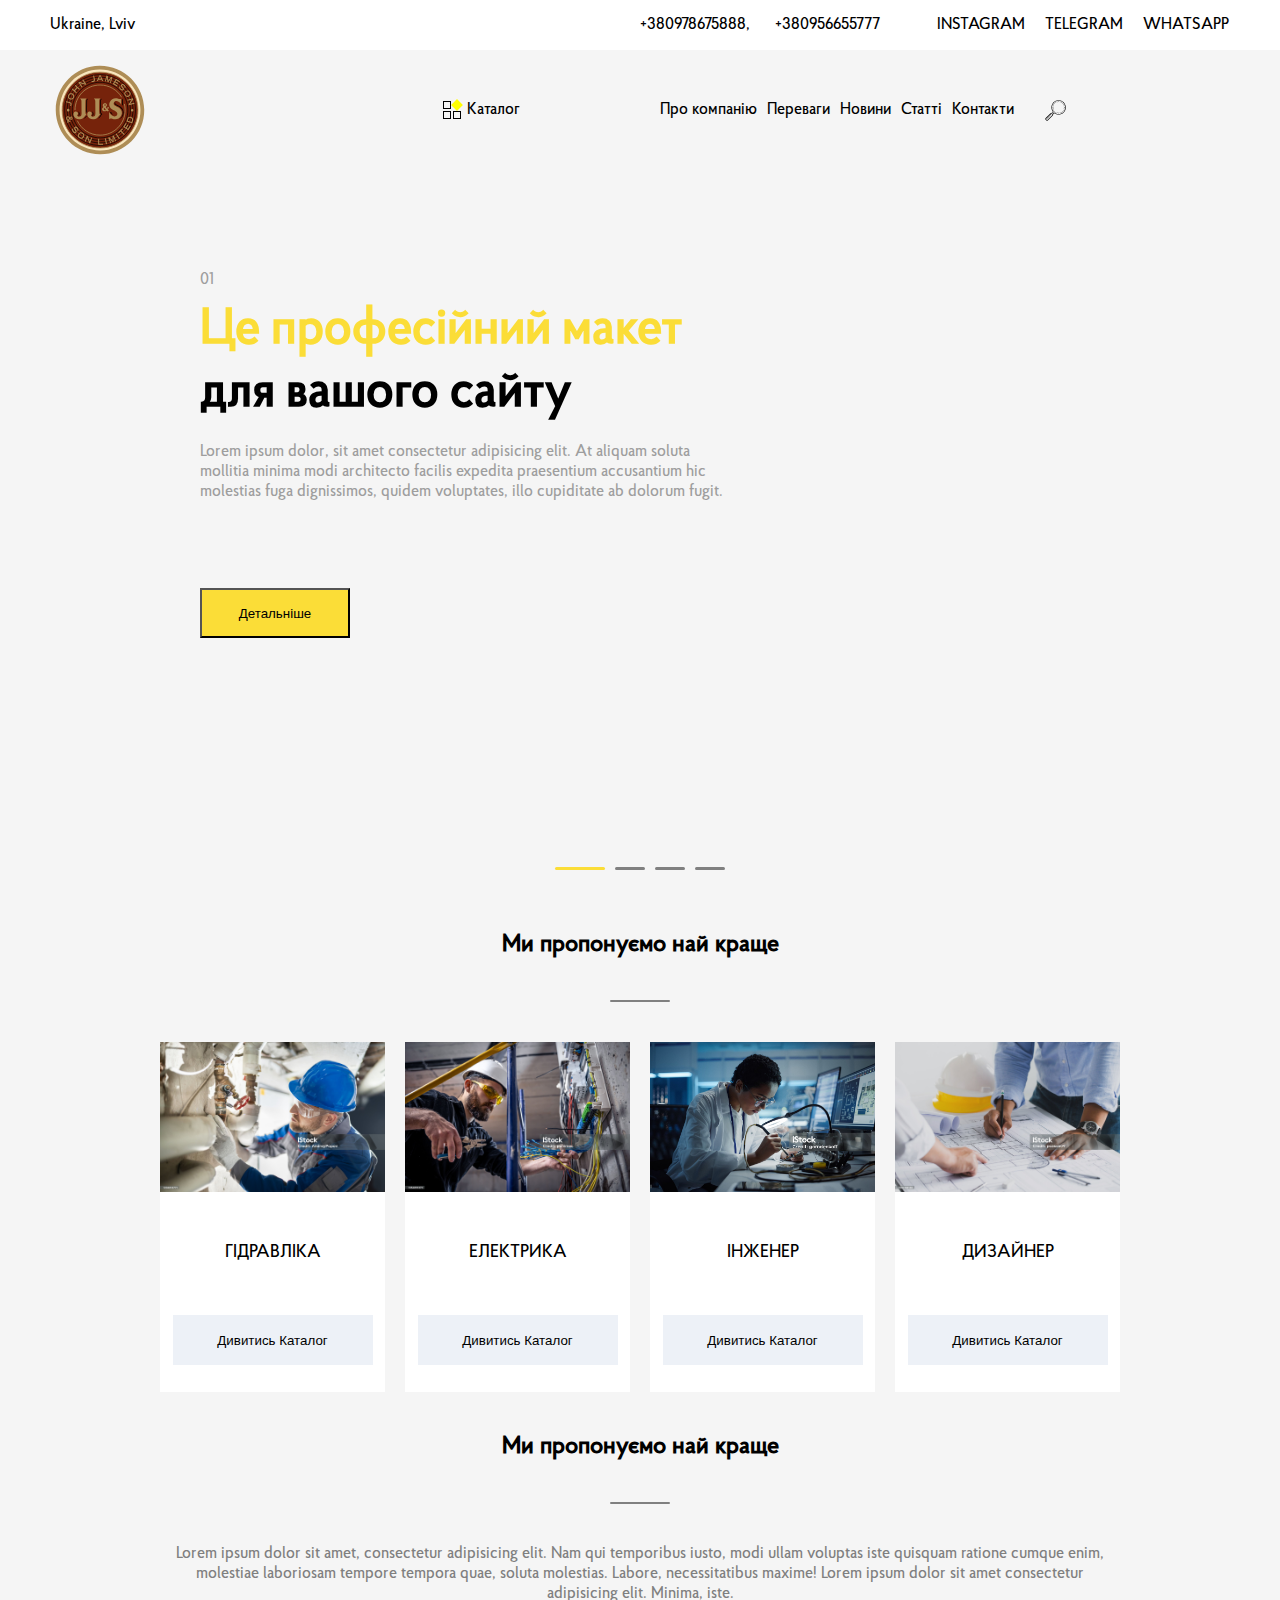
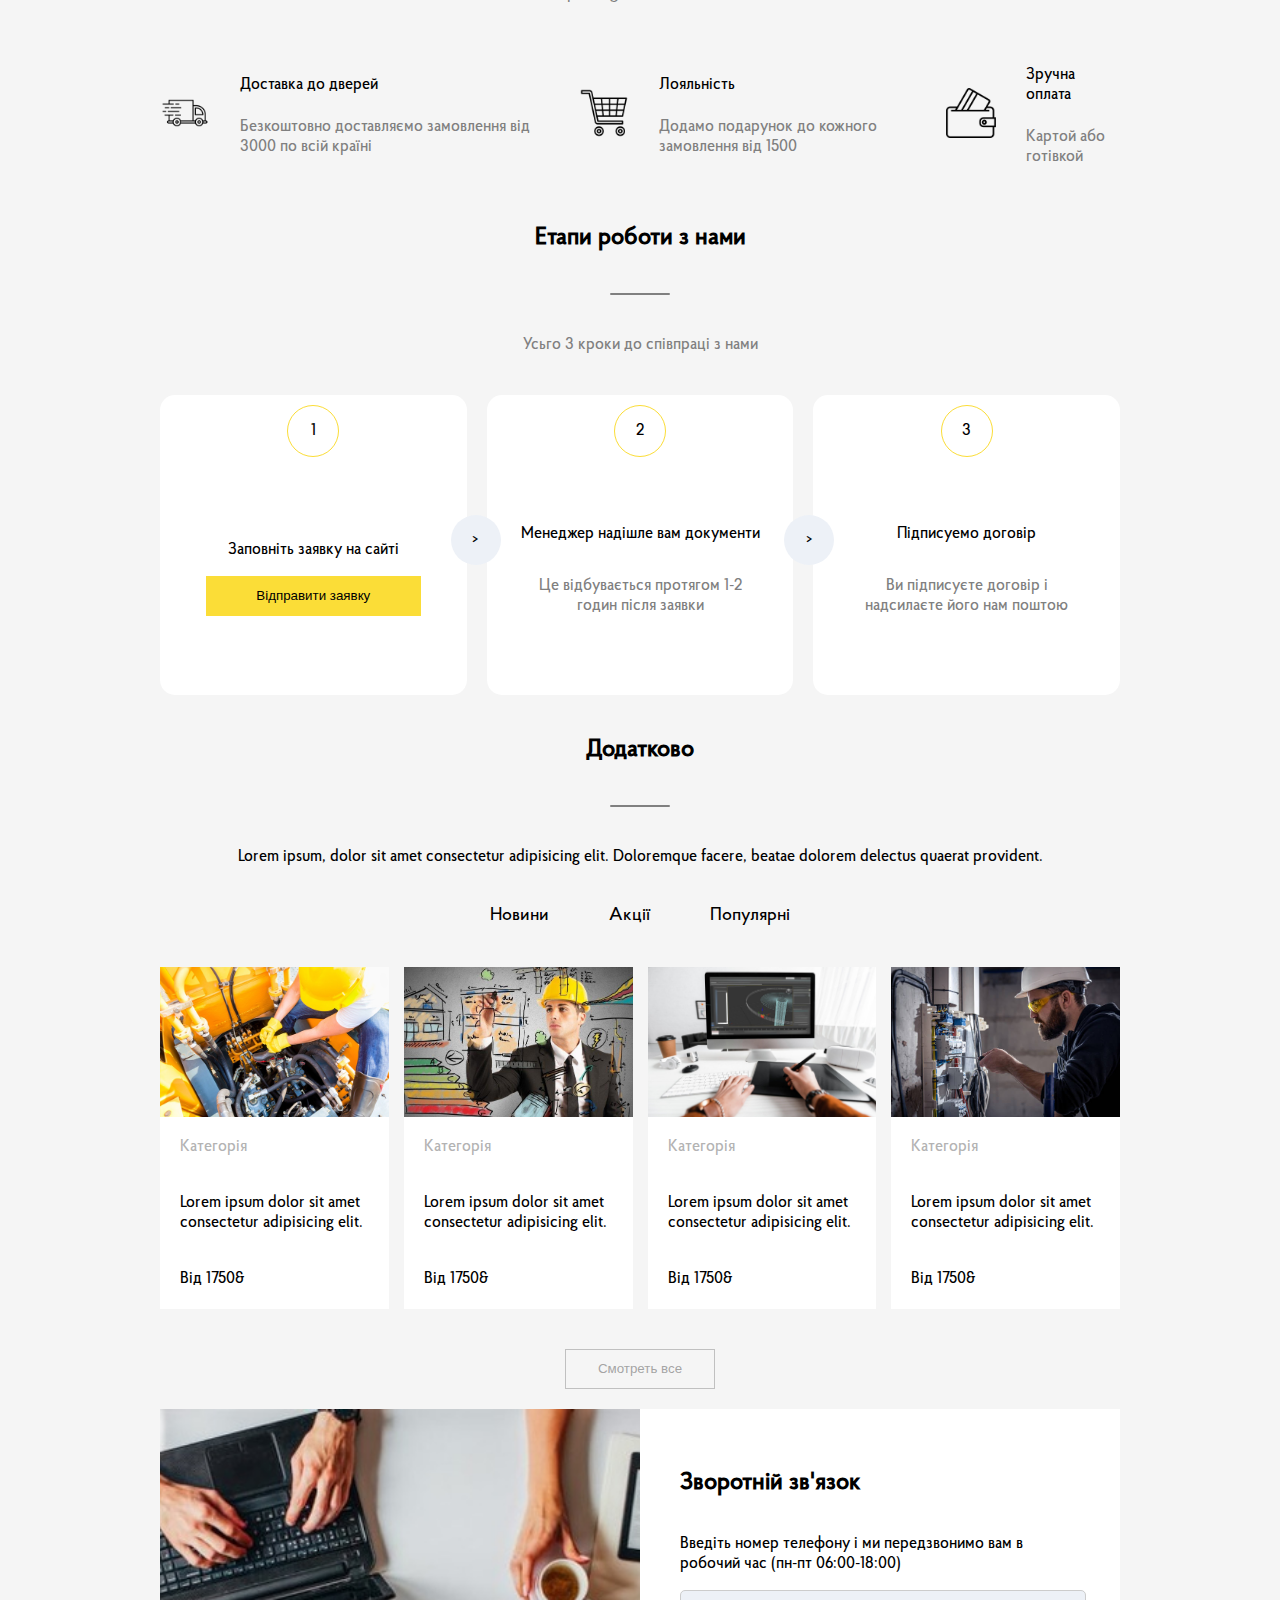
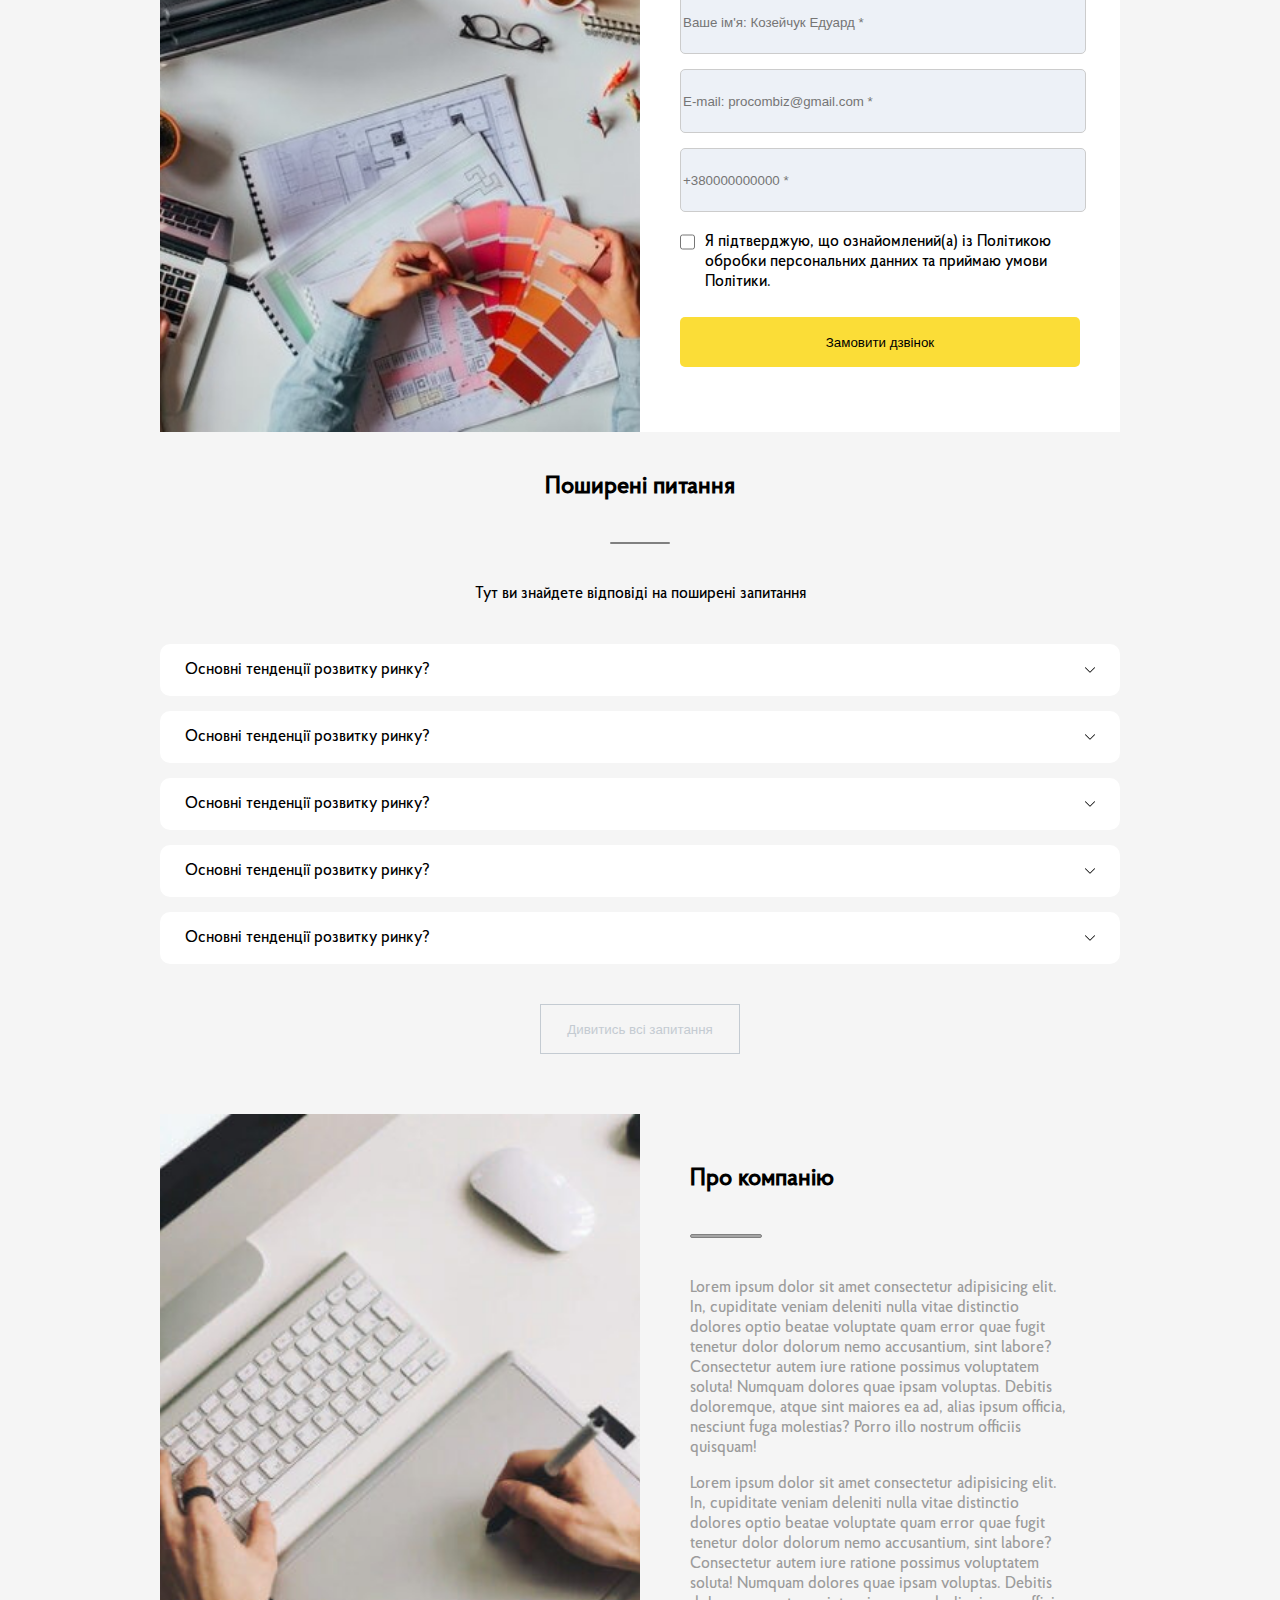
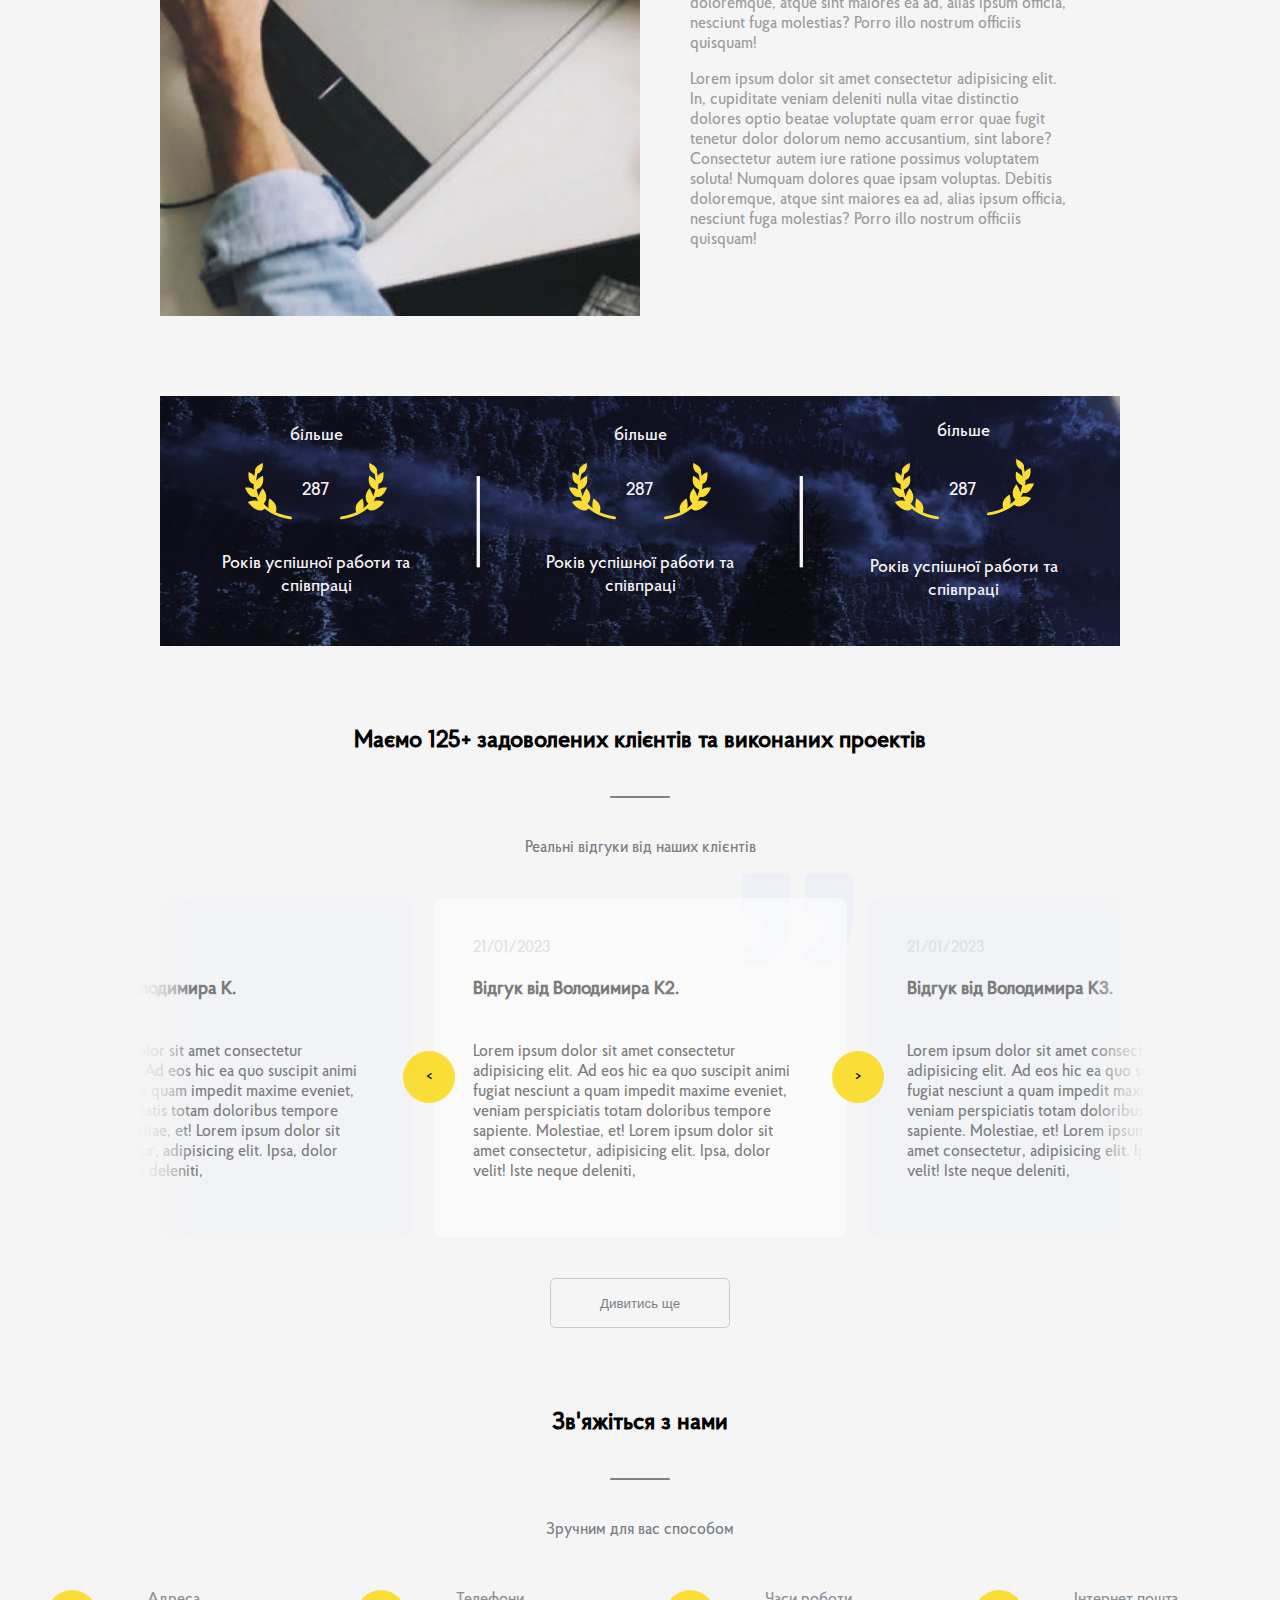
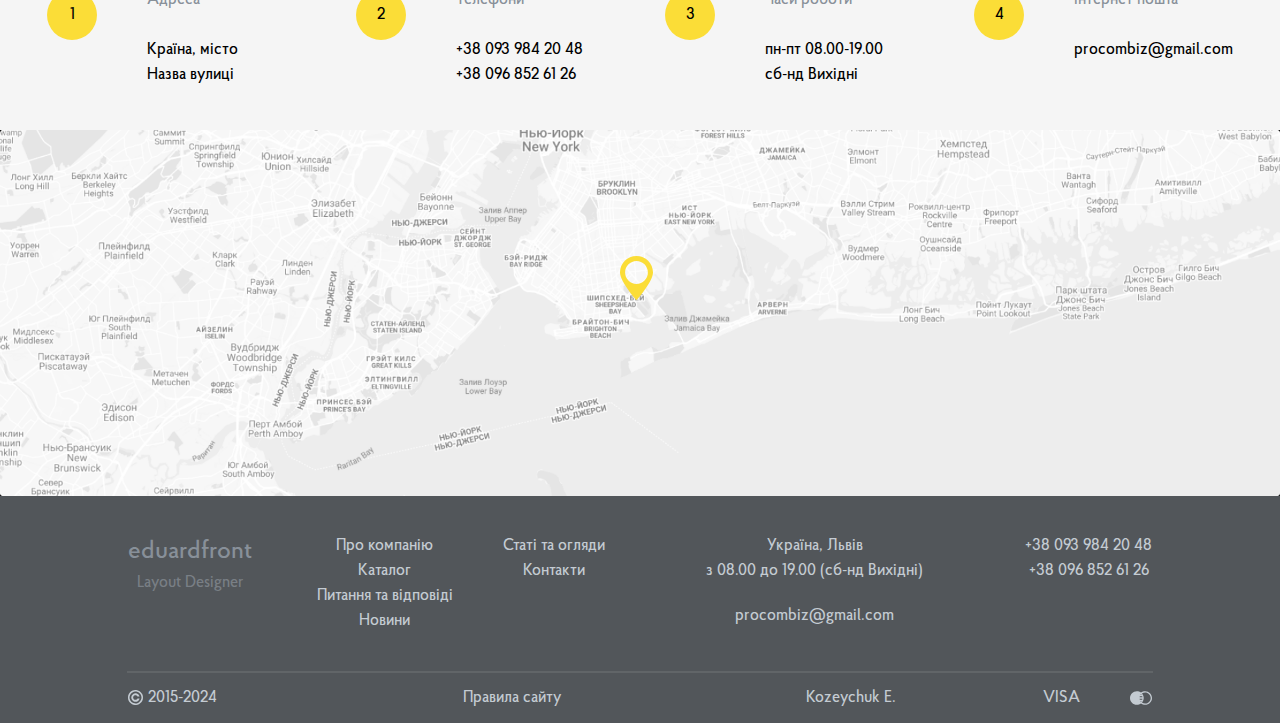
<file: index.html>
<!DOCTYPE html>
<html lang="en">
<head>
    <meta charset="UTF-8">
    <meta name="viewport" content="width=device-width, initial-scale=1.0">
    <title>Document</title>
    <link rel="stylesheet" href="style/main.css">
    <link rel="stylesheet" href="style/header.css">
    <link rel="stylesheet" href="style/footer.css">
    <link rel="stylesheet" href="style/responsive.css">
</head>
<body>
    <header>
        <div class="contact_location_social_network">
            <span class="location">Ukraine, Lviv</span>
            <section class="phone_number">
                <span>+380978675888,</span>
                <span>+380956655777</span>
            </section>
            <section class="social_network">
                <a href="">instagram</a>
                <a href="">telegram</a>
                <a href="">whatsapp</a>
            </section>
        </div>

        <div class="header_box">
            <svg xmlns="http://www.w3.org/2000/svg" width="2500" height="2500" viewBox="0 0 192.756 192.756">
                <path fill-rule="evenodd" clip-rule="evenodd" fill="whitesmoke" d="M0 0h192.756v192.756H0V0z"/>
                <path d="M11.083 97.082c-.388-47.11 37.484-85.612 84.592-86.001 47.108-.387 85.61 37.488 85.997 84.595.391 47.108-37.484 
                85.61-84.59 85.999-47.108.387-85.612-37.489-85.999-84.593z" fill-rule="evenodd" clip-rule="evenodd" fill="#ae8d56"/>
                <path d="M41.689 151.978c14.851 14.606 34.501 22.558 55.332 22.387 43.002-.355 77.695-35.628 
                77.342-78.627-.172-20.831-8.445-40.349-23.295-54.957-14.854-14.608-34.502-22.559-55.333-22.386-20.83.171-40.347 
                8.444-54.956 23.294-14.608 14.85-22.557 34.502-22.385 55.332.172 20.83 8.443 40.346 23.295 54.957z" fill-rule="evenodd" 
                clip-rule="evenodd" fill="#f9e6bf"/><path d="M23.411 97.124c-.161-19.529 7.294-37.949 20.988-51.873C58.094 31.328 76.393 
                23.573 95.92 23.412c19.527-.162 37.951 7.293 51.873 20.986 13.924 13.695 21.682 31.993 21.84 51.522.332 40.313-32.195 
                73.382-72.508 73.713-19.531.161-37.953-7.293-51.875-20.988-13.923-13.696-21.679-31.992-21.839-51.521z" fill-rule="evenodd" 
                clip-rule="evenodd" fill="#76230b" stroke="#ae8d56" stroke-width="1.561" stroke-miterlimit="2.613"/><path d="M82.825 
                107.358c.838-1.303 1.182-3.251.85-4.937-.281-1.428-1.272-2.587-2.616-3.04a5.985 5.985 0 0 1 1.219 2.62c.382 1.927-.097 
                3.78-.933 5.083.429.228.922.32 
                1.48.274zM100.756 104.634c-1.166-.688-2.533-2.03-2.564-4.659-.037-2.633-.004-20.765-.004-20.765.012-2.261.67-3.559 
                1.752-4.073L99.92 75l-.916-.183c-1.686 1.05-2.208 2.735-2.217 4.31 0 .196-.031 18.268.004 20.849.027 2.248.674 3.993 
                2.127 4.661l.008.124c-1.086.712-2.2 2.838-2.618 3.425-.263.369-.536.753-.824 1.134-.079.105-.183.25-.298.415-.573.8-1.5
                2.1-2.923 3.338 3.04-1.502 4.746-3.866 5.47-4.819.982-1.296 2.258-3.025 3.027-3.498l-.004-.122zM56.175 107.358c.836-1.303 
                1.18-3.251.846-4.937-.281-1.428-1.271-2.587-2.614-3.04a5.966 5.966 0 0 1 1.221 2.62c.379 1.927-.101 3.78-.936 
                5.083.431.228.924.32 1.483.274zM140.311 87.484l.187-11.252-1.449-.864-.192 9.85-.025 1.317 1.359.963.12-.014zM122.299 
                106.414c.027.012.047.021.072.03-2.072-2.149-3.875-4.762-4.594-6.366l-1.871.128c1.184 2.169 3.727 4.906 6.393 6.208zM130.057 
                86.727c-3.279-1.679-4.326-2.155-4.408-3.811-.016-.342-.08-1.04.057-1.355-.604.2-.9.916-1.102 1.419-.471 1.176.086 2.221 1.463 
                3.215 1.143.822 3.25 1.791 4.438 2.46 1.762.995 3.465 1.646 5.365 3.203 4.844 3.974 5.992 10.365 2.934 16.394-1.482 2.926-4.365 
                5.338-6.561 6.213 3.197-.958 5.6-2.555 7.502-5.529 2.977-4.65 2.809-10.439-.041-15.004-1.956-3.131-4.573-4.603-9.647-7.205zM70.457 
                102.311a8.408 8.408 0 0 1 1.092-2.121c-.003-.073-.007-.143-.009-.215-.036-2.633-.003-20.765-.003-20.765.012-2.261.67-3.559 
                1.752-4.073L73.267 75l-.915-.183c-1.685 1.05-2.208 2.735-2.218 4.31 0 .196-.029 18.268.003 20.849.012.865.115 1.654.32 
                2.335zM70.211 107.302c-.236.381-.426.705-.554.884-.264.369-.536.753-.826 1.134-.08.105-.183.25-.3.415-.569.8-1.499 2.1-2.919 
                3.338 2.597-1.284 4.215-3.191 5.084-4.313a8.937 8.937 0 0 1-.485-1.458z" fill-rule="evenodd" clip-rule="evenodd"/>
                <path d="M28.284 97.085c-.149-18.226 6.807-35.419 19.59-48.417 12.782-12.994 29.86-20.232 48.088-20.382 18.224-.151 
                35.419 6.805 48.414 19.589 12.994 12.782 20.234 29.859 20.383 48.085.311 37.626-30.047 68.488-67.674 
                68.798-18.226.151-35.422-6.807-48.415-19.588-12.996-12.781-20.235-29.859-20.386-48.085zm4.874-.041c-.139-16.924 6.321-32.89 
                18.19-44.957C63.219 40.021 79.076 33.3 95.998 33.161c16.928-.141 32.895 6.319 44.959 18.19 12.066 11.869 18.787 27.726 18.928 
                44.651.287 34.938-27.9 63.597-62.84 
                63.885-16.928.137-32.892-6.321-44.959-18.191-12.066-11.869-18.789-27.726-18.928-44.652zm4.875-.039c-.127-15.624 5.834-30.36 
                16.792-41.498 10.955-11.138 25.59-17.344 41.217-17.473 15.621-.128 30.357 5.835 41.498 16.791 11.139 10.956 17.344 25.593 17.471 
                41.215.268 32.252-25.756 
                58.708-58.006 58.972-15.624.129-30.359-5.834-41.5-16.79-11.139-10.956-17.341-25.594-17.472-41.217zm4.875-.041c-.118-14.318 
                5.349-27.829 15.389-38.039C68.342 48.716 81.76 43.026 96.08 42.906c14.323-.116 27.831 5.349 38.042 15.396 10.209 10.041 15.898 
                23.46 16.016 37.78.244 29.562-23.609 
                53.812-53.173 54.055-14.322.118-27.832-5.347-38.039-15.391-10.213-10.044-15.902-23.46-16.018-37.782z" fill="none" stroke="#000" 
                stroke-width="1.301" stroke-miterlimit="2.613"/><path d="M87.257 79.108c-.014-2.34-1.476-4.079-2.636-4.59l-.001-.128 
                12.298.034.021.136c-1.083.513-1.917 2.142-1.927 4.402 0 0-.031 18.41.001 21.04.036 2.632.572 4.243 1.721 
                4.75l.006.122c-.77.476-1.648 1.943-2.632 3.24-.998 1.314-3.415 
                5.481-9.075 6.197-6.159.778-11.525-2.232-12.933-7.166-.916-3.211.357-6.918 3.279-7.764 
                2.535-.732 4.726.797 5.162 3.016.426 2.152-.657 4.031-1.537 4.507-.185.101-.099.408.179.747 1.238 1.511 2.957 1.915 4.821 
                1.43 2.381-.625 3.56-2.357 3.555-7.146-.004-3.843-.286-20.199-.302-22.827zM60.605 
                79.108c-.012-2.34-1.476-4.079-2.635-4.59l-.002-.128 12.299.034.021.136c-1.083.513-1.917 2.142-1.929 4.402 0 
                0-.031 18.41.004 21.04.033 2.632.571 4.243 1.718 4.75l.007.122c-.769.476-1.647 1.943-2.631 3.24-.999 1.314-3.416 5.481-9.077 
                6.197-6.157.778-11.523-2.232-12.931-7.166-.915-3.211.357-6.918 3.281-7.764 2.531-.732 4.722.797 5.159 3.016.425 2.152-.658 
                4.031-1.536 4.507-.187.101-.101.408.179.747 1.237 1.511 2.956 1.915 4.819 1.43 2.383-.625 3.562-2.357 
                3.556-7.146-.006-3.843-.285-20.199-.302-22.827zM126.367 114.386c-4.861.168-5.471-1.206-8.258-1.67-2.037-.34-3.35.649-3.895 
                1.413l-.123-.005-.283-13.743.121-.021c1.158 2.594 4.203 6.09 7.584 7.739 3.076 1.496 6.037.599 7.443-1.492 1.225-1.816 
                1.357-4.325-.883-6.377-2.238-2.05-5.654-3.306-8.582-5.314-5.916-4.054-5.928-10.051-4.377-13.486 2.164-4.794 7.211-7.74 
                11.848-7.583 2.82.099 4.127.75 6.129 1.264 2.002.509 3.717.012 4.064-.218l.123.016-.211 
                10.877-.119.014c-1.188-2.794-4.758-6.144-8.305-6.585-3.121-.378-4.75 1.205-5.426 2.55-1.041 2.073-.383 4.619 1.834 5.983 
                3.207 1.966 7.045 3.345 9.648 5.546 3.791 3.204 5.314 8.508 2.48 14.1-2.288 4.511-7.189 6.87-10.812 6.992z" fill-rule="evenodd" 
                clip-rule="evenodd" fill="#ae8d56"/><path d="M111.25 95.596c1.449-1.583 2.033-3.28 2.143-5.219h-2.926v.18c.758.836.455 2.376-.311 
                3.655-.768-.996-1.516-1.995-2.156-2.775l-.705-1.071c1.721-1.104 2.422-2.074 
                2.537-3.48.084-1.013-.494-1.958-1.199-2.486-.648-.483-1.631-.778-2.416-.795-2.062-.043-4.309 1.149-4.496 
                3.455-.104 1.275.605 2.261 1.512 3.434-1.4 1.009-2.832 2.256-2.99 4.19-.109 1.338.545 2.46 1.471 3.184.85.683 2.18 1.013 
                3.264 1.013 1.633 0 2.42-.214 4.07-1.147.875.854 1.309.884 2.848.884l1.297-.106 
                1.119-.055v-.171c-.765-.088-1.888-1.256-3.062-2.69zm-6.545-9.316c.07-.666.732-1.082 1.459-1.082.912 0 1.574.637 
                1.492 1.437-.082.796-1.018 1.504-1.721 1.983-.523-.574-1.312-1.569-1.23-2.338zm1.233 
                10.764c-1.412-.136-2.4-1.549-2.287-2.932.064-.79.557-1.676 1.016-2l3.178 4.305c-.464.637-1.2.694-1.907.627z" fill-rule="evenodd" 
                clip-rule="evenodd" fill="#ae8d56"/><path d="M52.643 116.836c7.673 16.55 24.438 28.027 43.879 28.027 26.699 0 48.339-21.643 
                48.339-48.343 0-4.104-.512-8.092-1.473-11.9m-5.23-12.677c-8.416-14.223-23.912-23.764-41.636-23.764-26.697 0-48.342 21.644-48.342 
                48.341" fill="none" stroke="#ae8d56" stroke-width="1.561" stroke-miterlimit="2.613"/>
                <path d="M33.638 121.118c-.456-1.557-.082-3.092.27-3.9l-.464-.362c-1.054-1.044-1.604-1.926-2.013-3.334-.714-2.449.006-4.468 
                2.205-5.112 1.749-.511 3.288.521 4.135 1.743l.259.382.277-.332a3.175 3.175 0 0 1 1.552-1.014c1.703-.498 2.971.658 3.384 
                2.081.437 1.502.121 3.227-1.731 3.768-1.656.486-2.8-.413-3.472-1.26l-.103-.134-.1.163c-.504.793-1.039 1.653-1.431 
                2.443l-.195.396.141.092c.865.556 2.079.918 2.9 1.104l.228.052-.436 1.759-.227-.052a12.974 12.974 0 0 
                1-2.904-1l-.427-.228c-.289.688-.195 1.569-.014 2.193l.101.352-1.838.536-.097-.336zm5.551-8.616c.429.577 
                1.104 1.101 1.934.858.812-.24 1.122-.916.905-1.661-.217-.747-.859-1.101-1.688-.857-.51.149-.887.656-1.167 
                1.045l-.185.317.201.298zm-5.975.526c.235.799.662 1.438 1.182 2.095l.335.371.279-.553c.363-.722.87-1.562 
                1.511-2.514l.346-.498-.261-.335c-.491-.677-1.309-1.63-2.376-1.315-1.297.378-1.288 1.816-1.016 2.749zM52.446 
                135.855c.594-.892.757-2.093-.769-3.996-.844-1.06-1.994-1.891-2.813-1.234-.38.304-.625.826.433 2.601l1.201 2.151c1.13 2.041 
                1.205 3.717-.286 4.914-2.102 1.688-4.332.51-6.042-1.63-2.749-3.438-1.536-5.787-1.014-6.514l1.733 1.089c-.419.805-.884 
                2.157.809 4.271 1.023 1.278 2.335 1.964 3.104 1.348.574-.464.478-1.363-.281-2.636l-1.239-2.152c-1.201-2.078-1.137-3.83.221-4.92 
                2.667-2.141 5.161.98 5.655 1.598 2.757 3.448 1.461 5.466 1.009 6.155l-1.721-1.045zM63.459 140.756c3.613 2.704 3.122 6.018 1.252 
                8.514-1.418 1.894-4.537 3.964-8.417 1.055-3.882-2.905-2.772-6.478-1.354-8.371 1.87-2.497 4.911-3.9 8.519-1.198zm-.273 
                7.213c1.643-2.196 1.004-4.279-.872-5.684-1.873-1.401-4.052-1.427-5.695.766-1.936 2.583-.711 4.597.821 5.745 1.534 1.15 3.811 
                1.756 5.746-.827zM71.143 146.162l1.977.764 3.424 10.161 2.977-7.688 1.79.694-4.119 10.642-1.713-.664-3.58-10.538-3.085 
                7.965-1.789-.692 4.118-10.644zM92.7 151.95l2.005-.023.096 9.429 7.437-.081.02 1.978-9.444.104-.114-11.407zM105.738 
                151.116l1.965-.371 2.139 11.217-1.967.37-2.137-11.216zM114.791 151.835l-.027.012 3.326 7.981-1.641.683-4.385-10.531 2.485-1.032 
                6.205 6.577-.246-9.054 2.435-1.01 4.387 10.53-1.639.679-3.324-7.981-.029.015.293 9.236-1.471.612-6.369-6.717zM126.588 
                142.941l1.66-1.123 6.41 9.423-1.662 1.125-6.408-9.425zM135.93 137.97l-3.258 3.224-1.344-1.358 7.936-7.857 1.345 1.358-3.257 
                3.223 6.668 6.732-1.424 1.408-6.666-6.73zM141.176 129.302l4.859-7.836 1.623 1.012-3.799 6.129 2.254 1.401 3.27-5.277 1.629 
                1.012-3.272 5.278 2.559 1.591 3.89-6.273 1.622 1.012-4.946 7.978-9.689-6.027zM147.518 118.307l1.506-4.701c.99-3.093 3.23-5.094 
                7.15-3.83 3.709 1.198 4.779 4.033 3.746 7.259l-1.531 
                4.782-10.871-3.51zm10.277-.923c1.041-3.25.342-4.87-2.203-5.689-2.664-.859-3.998.161-5.021 3.359l-.617 1.935 7.223 
                2.332.618-1.937zM38.547 88.402c.348-.661.642-1.305.823-2.177.498-2.299-.329-2.951-1.978-3.271l-6.813-1.441.411-1.961 6.934 
                1.466c3.284.726 4.051 2.431 3.434 5.384-.196.938-.526 1.978-.766 2.432l-2.045-.432zM35.178 67.564c1.947-4.08 5.3-4.26 
                8.118-2.923 2.139 1.015 4.787 3.661 2.691 8.048-2.093 4.387-5.823 4.01-7.962 
                2.996-2.82-1.336-4.795-4.039-2.847-8.121zm7.141-1.166c-2.48-1.175-4.402-.13-5.413 1.984-1.01 2.117-.611 4.263 1.869 5.437 2.919 
                1.384 4.656-.215 5.484-1.951.83-1.732.979-4.086-1.94-5.47zM41.904 56.496l1.318-1.512 3.401 2.962 4.535-5.199-3.402-2.964 
                1.319-1.512 8.584 7.479-1.321 1.512-3.695-3.219-4.532 5.199 3.696 3.219-1.318 1.512-8.585-7.477zM54.687 43.327l1.762-1.166 
                10.259 3.086-4.546-6.863 1.597-1.055 6.296 9.501-1.529 1.008-10.657-3.176 4.711 7.107-1.598 1.055-6.295-9.497zM79.989 
                40.554c.746.046 1.454.053 2.326-.137 2.307-.48 2.564-1.501 2.182-3.135l-1.463-6.788 1.96-.425 1.492 6.912c.678 3.286-.566 
                4.679-3.52 5.317-.939.205-2.024.327-2.538.295l-.439-2.039zM95.287 29.173h2.288l4.984 11.405h-2.119l-1.072-2.619h-5.914l-1.089 
                2.619h-2.132l5.054-11.405zm3.289 6.871l-2.146-5.083-2.144 5.083h4.29zM109.875 33.208l-.025-.007-2.317 8.329-1.711-.479 
                3.053-10.985 2.596.722.824 9.004 5.398-7.275 2.545.709-3.052 10.985-1.711-.476 2.31-8.328-.027-.007-5.481 
                7.446-1.535-.427-.867-9.211zM126.924 36.322l7.937 4.689-.972 1.645-6.211-3.666-1.346 2.278 5.344 3.158-.973 
                1.644-5.344-3.156-1.531 2.59 6.356 3.753-.975 
                1.645-8.084-4.773 5.799-9.807zM143.396 53.103c.479-.955.496-2.167-1.256-3.873-.973-.948-2.219-1.636-2.953-.882-.34.349-.52.897.75 
                2.527l1.459 1.99c1.375 1.888 1.656 3.543.318 4.913-1.887 1.933-4.248 1.033-6.215-.88-3.158-3.078-2.24-5.558-1.811-6.343l1.861.868c-.318.851-.613 
                2.25 1.328 4.145 1.178 1.144 2.566 1.665 3.256.958.516-.529.309-1.408-.602-2.583l-1.5-1.984c-1.449-1.915-1.6-3.664-.381-4.911 2.391-2.448 
                5.256.345 5.822.896 3.17 3.089 2.127 5.25 1.762 5.989l-1.838-.83zM154.477 61.817c2.316 3.88.609 6.771-2.064 8.378-2.029 1.22-5.695 
                1.96-8.188-2.211-2.49-4.171-.113-7.066 1.914-8.287 2.675-1.609 6.017-1.758 8.338 2.12zm-2.987 6.59c2.352-1.413 2.547-3.59 
                1.346-5.604-1.201-2.012-3.209-2.864-5.561-1.449-2.768 1.665-2.395 3.996-1.41 5.644.987 1.65 2.858 3.075 5.625 1.409zM160.047 
                73.573l.558 2.045-6.152 8.781 7.963-2.15.506 1.856-11.026 2.976-.482-1.774 6.361-9.13-8.25 2.227-.505-1.855 11.027-2.976zM35.092 
                99.11a2.468 2.468 0 1 0 .005-4.937 2.468 2.468 0 0 0-.005 4.937zM158.408 99.219a2.47 2.47 0 0 0 .004-4.938 2.468 2.468 0 0 0-.004 
                4.938z" fill-rule="evenodd" clip-rule="evenodd" fill="#ae8d56"/>
            </svg>
            <div class="catalog_square">
                <section class="catalog_square_section">
                    <section class="square">
                        <div class="square-1"></div>
                        <div class="square-2"></div>
                        <div class="square-3"></div>
                        <div class="square-4"></div>
                    </section>
                    <span id="catalog">Каталог</span>
                </section>
                <section id="catalog_links">
                    <a href="#">Гідравліка</a>
                    <a href="#">Електрика</a>
                    <a href="#">Інженерія</a>
                    <a href="#">Дизайн</a>
                    <a href="#">Контакти</a>
                </section>
            </div>
            <nav class="navigation">
                <a href="#">Про компанію</a>
                <a href="#">Переваги</a>
                <a href="#">Новини</a>
                <a href="#">Статті</a>
                <a href="#">Контакти</a>
            </nav>
            <section class="search">
                <svg xmlns="http://www.w3.org/2000/svg"  viewBox="0 0 80 80" width="80px" height="80px" id="searchIcon">
                    <path d="M 50 7 C 37.308594 7 27 17.308594 27 30 C 27 35.09375 28.664063 39.800781 31.472656 43.613281 L 27.226563 47.859375 
                    C 26.886719 47.734375 26.53125 47.660156 26.171875 47.660156 C 25.402344 47.660156 24.632813 47.953125 24.050781 48.535156 
                    L 7.878906 64.707031 C 6.714844 65.871094 6.714844 67.785156 7.878906 68.949219 L 11.050781 72.121094 C 12.214844 73.285156 
                    14.128906 73.285156 15.292969 72.121094 L 31.464844 55.949219 C 32.316406 55.097656 32.539063 53.84375 32.140625 52.773438 
                    L 36.386719 48.527344 C 40.199219 51.335938 44.90625 53 50 53 C 62.691406 53 73 42.691406 73 30 C 73 17.308594 62.691406 
                    7 50 7 Z M 50 9 C 61.609375 9 71 18.390625 71 30 C 71 41.609375 61.609375 51 50 51 C 38.390625 51 29 41.609375 29 30 C 29 
                    18.390625 38.390625 9 50 9 Z M 50 11 C 49.449219 11 49 11.449219 49 12 C 49 12.550781 49.449219 13 50 13 C 50.550781 13 51 
                    12.550781 51 12 C 51 11.449219 50.550781 11 50 11 Z M 45.347656 11.613281 C 45.324219 11.613281 45.300781 11.613281 45.28125 
                    11.613281 C 45.210938 11.621094 45.148438 11.628906 45.082031 11.648438 C 44.546875 11.792969 44.230469 12.339844 44.375 
                    12.875 C 44.519531 13.40625 45.066406 13.722656 45.597656 13.578125 C 46.132813 13.4375 46.449219 12.890625 46.308594 
                    12.355469 C 46.191406 11.921875 45.800781 11.617188 45.347656 11.613281 Z M 54.652344 11.613281 C 54.203125 11.617188 
                    53.808594 11.921875 53.691406 12.355469 C 53.550781 12.890625 53.867188 13.4375 54.402344 13.578125 C 54.933594 13.722656 
                    55.480469 13.40625 55.625 12.875 C 55.769531 12.339844 55.453125 11.792969 54.917969 11.648438 C 54.832031 11.625 54.742188 
                    11.613281 54.652344 11.613281 Z M 40.976563 13.410156 C 40.808594 13.414063 40.644531 13.460938 40.5 13.546875 C 40.269531 
                    13.675781 40.101563 13.894531 40.03125 14.152344 C 39.964844 14.410156 40 14.683594 40.132813 14.910156 C 40.265625 15.140625 
                    40.484375 15.308594 40.742188 15.378906 C 40.996094 15.445313 41.269531 15.410156 41.5 15.277344 C 41.976563 15 42.140625 
                    14.390625 41.863281 13.910156 C 41.683594 13.59375 41.34375 13.402344 40.976563 13.410156 Z M 58.953125 13.414063 C 58.613281 
                    13.429688 58.304688 13.617188 58.132813 13.914063 C 57.855469 14.390625 58.023438 15.003906 58.5 15.28125 C 58.976563 
                    15.554688 59.589844 15.390625 59.863281 14.914063 C 60 14.683594 60.035156 14.410156 59.964844 14.15625 C 59.898438 13.898438 
                    59.730469 13.679688 59.5 13.546875 C 59.335938 13.449219 59.144531 13.40625 58.953125 13.414063 Z M 37.285156 16.269531 C 
                    37.015625 16.269531 36.753906 16.375 36.5625 16.5625 C 36.175781 16.953125 36.175781 17.589844 36.5625 17.980469 C 36.953125 
                    18.367188 37.589844 18.367188 37.980469 17.980469 C 38.367188 17.589844 38.367188 16.953125 37.980469 16.5625 C 37.792969 
                    16.378906 37.546875 16.273438 37.285156 16.269531 Z M 62.742188 16.269531 C 62.472656 16.265625 62.210938 16.371094 62.019531 
                    16.5625 C 61.628906 16.953125 61.628906 17.589844 62.019531 17.980469 C 62.410156 18.367188 63.042969 18.367188 63.433594 
                    17.980469 C 63.824219 17.589844 63.824219 16.953125 63.433594 16.5625 C 63.25 16.378906 63.003906 16.277344 62.742188 
                    16.269531 Z M 65.5625 20 C 65.394531 20.003906 65.230469 20.050781 65.085938 20.136719 C 64.609375 20.410156 64.445313 
                    21.023438 64.71875 21.5 C 64.996094 21.976563 65.609375 22.140625 66.085938 21.863281 C 66.5625 21.589844 66.730469 20.976563 
                    66.453125 20.5 C 66.269531 20.183594 65.929688 19.992188 65.5625 20 Z M 34.363281 20 C 34.027344 20.019531 33.71875 20.207031 
                    33.546875 20.5 C 33.269531 20.976563 33.433594 21.589844 33.910156 21.863281 C 34.390625 22.140625 35 21.976563 35.277344 
                    21.5 C 35.554688 21.023438 35.390625 20.410156 34.910156 20.136719 C 34.746094 20.039063 34.554688 19.992188 34.363281 20 Z 
                    M 32.605469 24.34375 C 32.152344 24.347656 31.761719 24.648438 31.644531 25.082031 C 31.503906 25.617188 31.820313 26.164063 
                    32.355469 26.308594 C 32.886719 26.453125 33.433594 26.136719 33.578125 25.601563 C 33.722656 25.066406 33.40625 24.519531 
                    32.871094 24.375 C 32.785156 24.351563 32.695313 24.339844 32.605469 24.34375 Z M 67.394531 24.34375 C 67.371094 24.339844 
                    67.347656 24.34375 67.324219 24.34375 C 67.257813 24.347656 67.191406 24.359375 67.125 24.375 C 66.59375 24.519531 66.277344 
                    25.066406 66.421875 25.601563 C 66.5625 26.136719 67.109375 26.453125 67.644531 26.308594 C 67.902344 26.242188 68.121094 
                    26.074219 68.253906 25.84375 C 68.386719 25.613281 68.421875 25.339844 68.355469 25.082031 C 68.238281 24.648438 67.847656 
                    24.347656 67.394531 24.34375 Z M 32 29 C 31.449219 29 31 29.449219 31 30 C 31 30.550781 31.449219 31 32 31 C 32.550781 31 33 
                    30.550781 33 30 C 33 29.449219 32.550781 29 32 29 Z M 68 29 C 67.449219 29 67 29.449219 67 30 C 67 30.550781 67.449219 31 
                    68 31 C 68.550781 31 69 30.550781 69 30 C 69 29.449219 68.550781 29 68 29 Z M 32.652344 33.660156 C 32.550781 33.65625 
                    32.449219 33.667969 32.355469 33.691406 C 31.820313 33.835938 31.503906 34.382813 31.644531 34.917969 C 31.789063 35.453125 
                    32.335938 35.769531 32.871094 35.625 C 33.40625 35.480469 33.722656 34.933594 33.578125 34.402344 C 33.464844 33.976563 
                    33.089844 33.675781 32.652344 33.660156 Z M 67.375 33.660156 C 66.925781 33.664063 66.535156 33.96875 66.421875 34.402344 
                    C 66.351563 34.660156 66.386719 34.933594 66.519531 35.160156 C 66.652344 35.390625 66.871094 35.558594 67.128906 35.625 C 
                    67.664063 35.769531 68.210938 35.453125 68.355469 34.921875 C 68.496094 34.386719 68.179688 33.839844 67.644531 33.695313 C 
                    67.558594 33.671875 67.46875 33.660156 67.375 33.660156 Z M 34.386719 38 C 34.21875 38.003906 34.058594 38.050781 33.910156 
                    38.132813 C 33.683594 38.265625 33.515625 38.484375 33.445313 38.742188 C 33.375 38.996094 33.410156 39.269531 33.546875 39.5 
                    C 33.675781 39.730469 33.894531 39.898438 34.152344 39.964844 C 34.410156 40.035156 34.683594 40 34.910156 39.863281 C 
                    35.390625 39.589844 35.554688 38.976563 35.277344 38.5 C 35.09375 38.183594 34.753906 37.992188 34.386719 38 Z M 65.542969 
                    38.003906 C 65.199219 38.019531 64.890625 38.207031 64.71875 38.5 C 64.585938 38.730469 64.550781 39.003906 64.621094 
                    39.261719 C 64.691406 39.519531 64.859375 39.738281 65.089844 39.871094 C 65.566406 40.144531 66.175781 39.980469 66.453125 
                    39.5 C 66.730469 39.023438 66.566406 38.414063 66.089844 38.136719 C 65.921875 38.039063 65.730469 37.996094 65.542969 
                    38.003906 Z M 37.285156 41.730469 C 37.015625 41.726563 36.753906 41.832031 36.5625 42.019531 C 36.175781 42.410156 36.175781 
                    43.046875 36.5625 43.4375 C 36.953125 43.824219 37.589844 43.824219 37.980469 43.4375 C 38.367188 43.046875 38.367188 
                    42.410156 37.980469 42.019531 C 37.792969 41.835938 37.546875 41.730469 37.285156 41.730469 Z M 62.742188 41.730469 C 
                    62.472656 41.722656 62.210938 41.828125 62.019531 42.019531 C 61.628906 42.410156 61.628906 43.046875 62.019531 43.4375 
                    C 62.410156 43.824219 63.042969 43.824219 63.433594 43.4375 C 63.824219 43.046875 63.824219 42.410156 63.433594 42.019531 
                    C 63.25 41.835938 63.003906 41.734375 62.742188 41.730469 Z M 58.972656 44.589844 C 58.808594 44.589844 58.644531 44.636719 
                    58.5 44.71875 C 58.019531 44.996094 57.855469 45.609375 58.132813 46.085938 C 58.410156 46.5625 59.019531 46.730469 59.5 
                    46.453125 C 59.726563 46.320313 59.894531 46.101563 59.964844 45.84375 C 60.035156 45.589844 60 45.316406 59.863281 45.085938 
                    C 59.683594 44.769531 59.339844 44.578125 58.972656 44.589844 Z M 40.953125 44.589844 C 40.609375 44.605469 40.300781 
                    44.792969 40.132813 45.089844 C 39.855469 45.566406 40.019531 46.179688 40.5 46.453125 C 40.726563 46.589844 41 46.625 
                    41.257813 46.554688 C 41.515625 46.488281 41.734375 46.320313 41.863281 46.089844 C 42 45.859375 42.035156 45.585938 41.964844 
                    45.332031 C 41.894531 45.074219 41.726563 44.855469 41.5 44.722656 C 41.332031 44.625 41.140625 44.582031 40.953125 44.589844 
                    Z M 32.734375 45.179688 C 33.386719 45.917969 34.082031 46.613281 34.820313 47.265625 L 30.921875 51.164063 L 28.835938 
                    49.078125 Z M 45.332031 46.390625 C 44.882813 46.394531 44.492188 46.695313 44.375 47.128906 C 44.230469 47.664063 44.546875 
                    48.210938 45.082031 48.355469 C 45.617188 48.5 46.164063 48.183594 46.308594 47.648438 C 46.375 47.390625 46.339844 47.117188 
                    46.207031 46.886719 C 46.074219 46.660156 45.855469 46.492188 45.597656 46.421875 C 45.511719 46.398438 45.421875 46.386719 
                    45.332031 46.390625 Z M 54.699219 46.390625 C 54.597656 46.386719 54.496094 46.394531 54.402344 46.421875 C 53.867188 
                    46.566406 53.550781 47.113281 53.691406 47.644531 C 53.835938 48.179688 54.382813 48.496094 54.917969 48.355469 C 55.453125 
                    48.210938 55.769531 47.664063 55.625 47.128906 C 55.511719 46.707031 55.136719 46.40625 54.699219 46.390625 Z M 50 47 C 
                    49.449219 47 49 47.449219 49 48 C 49 48.550781 49.449219 49 50 49 C 50.550781 49 51 48.550781 51 48 C 51 47.449219 50.550781 
                    47 50 47 Z M 26.171875 49.652344 C 26.425781 49.652344 26.675781 49.75 26.875 49.949219 L 30.050781 53.121094 C 30.449219 
                    53.519531 30.449219 54.136719 30.050781 54.535156 L 13.878906 70.707031 C 13.480469 71.105469 12.863281 71.105469 12.464844 
                    70.707031 L 9.292969 67.535156 C 8.894531 67.136719 8.894531 66.519531 9.292969 66.121094 L 11 64.414063 L 13.292969 66.707031 
                    L 14.707031 65.292969 L 12.414063 63 L 14 61.414063 L 16.292969 63.707031 L 17.707031 62.292969 L 15.414063 60 L 17 58.414063 
                    L 19.292969 60.707031 L 20.707031 59.292969 L 18.414063 57 L 20 55.414063 L 22.292969 57.707031 L 23.707031 56.292969 L 
                    21.414063 54 L 23 52.414063 L 25.292969 54.707031 L 26.707031 53.292969 L 24.414063 51 L 25.464844 49.949219 C 25.664063 
                    49.75 25.917969 49.652344 26.171875 49.652344 Z"/>
                </svg>
                <input type="text" id="searchInput">
            </section>
            <script>
                const headerCatalog = document.getElementById("catalog");
                const catalogLinks = document.getElementById("catalog_links");
                
                headerCatalog.addEventListener("click", function () {

                    if(catalogLinks.style.display === "none" || catalogLinks.style.display === "" || headerCatalog.style.color === "") {
                        catalogLinks.style.display = "flex";
                        headerCatalog.style.color = "grey"
                    } else {
                        catalogLinks.style.display = "none";
                        headerCatalog.style.color = "black"
                    }
                })
            </script>
            <script>
                const searchIcon = document.getElementById("searchIcon");
                const searchInput = document.getElementById("searchInput");

                searchIcon.addEventListener("click", function () {
                    
                    if (searchInput.style.display === "none" || searchInput.style.display === "") {
                        searchInput.style.display = "block";
                    } else {
                        searchInput.style.display = "none";
                    }
                })
            </script>
        </div>
    </header>

    <div class="slider-and-title">
        <section class="title-and-text">
            <span>01</span>
            <h1>Це професійний макет <span>для вашого сайту</span></h1>
            <P>
                Lorem ipsum dolor, sit amet consectetur adipisicing elit. At aliquam soluta mollitia minima modi 
                architecto facilis expedita praesentium accusantium hic molestias fuga dignissimos, quidem voluptates,
                illo cupiditate ab dolorum fugit.
            </P>
        </section>
        <section class="button-box">
            <button>Детальніше</button>
            <button>Замовити консультацію</button>
        </section>
        <section class="slider-box">
            <span></span>
            <span></span>
            <span></span>
            <span></span>
        </section>
    </div>

    <div class="content-box">
        <div class="offer-box">
            <h2 class="contents-titles">Ми пропонуємо най краще</h2>
            <span class="content-underlining"></span>
            <div class="proposal-container">
                <section class="offer">
                    <img src="image/service-1.jpg" alt="" class="service-image">
                    <span class="offer-title">Гідравліка</span>
                    <button class="offer-button">Дивитись Каталог</button>
                </section>
                <section class="offer">
                    <img src="image/service-2.jpg" alt="" class="service-image">
                    <span class="offer-title">Електрика</span>
                    <button class="offer-button">Дивитись Каталог</button>
                </section>
                <section class="offer">
                    <img src="image/service-4.jpg" alt="" class="service-image">
                    <span class="offer-title">Інженер</span>
                    <button class="offer-button">Дивитись Каталог</button>
                </section>
                <section class="offer">
                    <img src="image/service-3.jpg" alt="" class="service-image">
                    <span class="offer-title">Дизайнер</span>
                    <button class="offer-button" type="submit">Дивитись Каталог</button>
                </section>
            </div>
        </div>
        
        <div class="box-services">
            <h2 class="contents-titles">Ми пропонуємо най краще</h2>
            <span class="content-underlining"></span>
            <p class="box-services-text">
                Lorem ipsum dolor sit amet, consectetur adipisicing elit. Nam qui temporibus iusto, modi ullam voluptas iste quisquam ratione cumque enim,
                molestiae laboriosam tempore tempora quae, soluta molestias. Labore, necessitatibus maxime! 
                Lorem ipsum dolor sit amet consectetur adipisicing elit. Minima, iste.
            </p>
            <div class="package-of-services-provided">
                <section class="services"> 
                    <img src="image/free-icon-fast-delivery-3106892.png" alt="" class="services-logo">
                    <section class="service-text">
                        <h4>Доставка до дверей</h4>
                        <p>Безкоштовно доставляємо замовлення від 3000 по всій країні</p>
                    </section>
                </section>
                <section class="services">
                    <img src="image/free-icon-shopping-cart-5087784.png" alt="" class="services-logo">
                    <section class="service-text">
                        <h4>Лояльність</h4>
                        <p>Додамо подарунок до кожного замовлення від 1500</p>
                    </section>
                </section>
                <section class="services">    
                    <img src="image/free-icon-business-and-finance-1773444.png" alt="" class="services-logo">
                    <section class="service-text">
                        <h4>Зручна оплата</h4>
                        <p>Картой або готівкой</p>
                    </section> 
                </section>
            </div>
        </div>

        <div class="work-with-us">
            <h2 class="contents-titles">Етапи роботи з нами</h2>
            <span class="content-underlining"></span>
            <p class="description-subtitle">Усьго 3 кроки до співпраці з нами</p>
            <div class="steps-to-cooperation">
                <section class="step-towards-cooperation">
                    <span class="step">1</span>
                    <p>Заповніть заявку на сайті</p>
                    <button class="step-button">Відправити заявку</button>
                </section>
                
                <div class="pointer-container">
                    <span>></span>
                </div>

                <div class="pointer-container-arrow-to-down">
                    <span>&darr;</span>
                </div>
                
                <section class="step-towards-cooperation">
                    <span class="step">2</span>
                    <p>Менеджер надішле вам документи</p>
                    <p class="step-explanation">Це відбувається протягом 1-2 годин після заявки</p>
                </section>

                <div class="pointer-container">
                    <span>></span>
                </div>

                <div class="pointer-container-arrow-to-down">
                    <span>&#8593;</span>
                </div>

                <section class="step-towards-cooperation">
                    <span class="step">3</span>
                    <p>Підписуемо договір</p>
                    <p class="step-explanation">Ви підписуєте договір і надсилаєте його нам поштою</p>
                </section>
            </div>
        </div>

        <div class="additional-container">
            <h2 class="contents-titles">Додатково</h2>
            <span class="content-underlining"></span>
            <p class="text-lorem">Lorem ipsum, dolor sit amet consectetur adipisicing elit. Doloremque facere, beatae dolorem delectus quaerat provident.</p>
            <section class="category-name">
                <a href="#">Новини</a>
                <a href="#">Акції</a>
                <a href="#">Популярні</a>
            </section>

            <div class="category-box">
                <section class="category">
                    <img src="image/Features of hydraulic repair.jpg" alt="" class="category-image">
                    <span class="category-title">Категорія</span>
                    <p class="category-description">Lorem ipsum dolor sit amet consectetur adipisicing elit.</p>
                    <span class="category-price">Від 1750&</span>
                </section>
                <section class="category">
                    <img src="image/professiya-inzhener.jpg" alt="" class="category-image">
                    <span class="category-title">Категорія</span>
                    <p class="category-description">Lorem ipsum dolor sit amet consectetur adipisicing elit.</p>
                    <span class="category-price">Від 1750&</span>
                </section>
                <section class="category">
                    <img src="image/designer.jpg" alt="" class="category-image">
                    <span class="category-title">Категорія</span>
                    <p class="category-description">Lorem ipsum dolor sit amet consectetur adipisicing elit.</p>
                    <span class="category-price">Від 1750&</span>
                </section>
                <section class="category">
                    <img src="image/istockphoto.jpg" alt="" class="category-image">
                    <span class="category-title">Категорія</span>
                    <p class="category-description">Lorem ipsum dolor sit amet consectetur adipisicing elit.</p>
                    <span class="category-price">Від 1750&</span>
                </section>
            </div>
            <button class="additional-category-button">Смотреть все</button>
        </div>

        <div class="feedback-conteyner">
            <img src="image/Feedback.jpg" alt="" class="feedback-conteyner-image">
            <section class="feedback-section">
                <h2 class="feedback-title">Зворотній зв'язок</h2>
                <span class="feedback-underline"></span>
                <p class="feedback-box-text">Введіть номер телефону і ми передзвонимо вам в робочий час (пн-пт 06:00-18:00)</p>
                <section class="feedback-box-input"></section>
                <section class="feedback-checkbox">
                    <input type="checkbox" class="checkbox">
                    <p class="confirmation">Я підтверджую, що ознайомлений(а) із Політикою обробки персональних данних та приймаю умови Політики.</p>
                </section>
                <div class="feedback-section-button">
                    <button class="feedback-button">Замовити дзвінок</button>
                </div>
            </section>
        </div>


        <div class="common-questions-conteyner">
            <h2 class="contents-titles">Поширені питання</h2>
            <span class="content-underlining"></span>
            <p class="common-questions-text-description">Тут ви знайдете відповіді на поширені запитання</p>
            <div class="common-questions-box">
                <div class="common-questions">
                    <section class="question-box">
                        <p class="question">Основні тенденції розвитку ринку?</p>
                        <svg fill="#000000" height="800px" width="800px" version="1.1" id="Layer_1"viewBox="0 0 330 330" xml:space="preserve" class="question-arrow">
                            <path id="XMLID_225_" d="M325.607,79.393c-5.857-5.857-15.355-5.858-21.213,0.001l-139.39,139.393L25.607,79.393
                                c-5.857-5.857-15.355-5.858-21.213,0.001c-5.858,5.858-5.858,15.355,0,21.213l150.004,150c2.813,2.813,6.628,4.393,10.606,4.393
                                s7.794-1.581,10.606-4.394l149.996-150C331.465,94.749,331.465,85.251,325.607,79.393z"/>
                        </svg>
                    </section>
                    <p class="answers-to-additional-questions">
                        Lorem ipsum dolor sit amet consectetur adipisicing elit. Beatae labore assumenda rem minus 
                        nostrum fuga odio reprehenderit alias facere dolorem quaerat cupiditate, sint voluptas. Quaerat eaque alias accusamus nisi esse!
                    </p>
                </div>
                <div class="common-questions">
                    <section class="question-box">
                        <p class="question">Основні тенденції розвитку ринку?</p>
                        <svg fill="#000000" height="800px" width="800px" version="1.1" id="Layer_1"viewBox="0 0 330 330" xml:space="preserve" class="question-arrow">
                            <path id="XMLID_225_" d="M325.607,79.393c-5.857-5.857-15.355-5.858-21.213,0.001l-139.39,139.393L25.607,79.393
                                c-5.857-5.857-15.355-5.858-21.213,0.001c-5.858,5.858-5.858,15.355,0,21.213l150.004,150c2.813,2.813,6.628,4.393,10.606,4.393
                                s7.794-1.581,10.606-4.394l149.996-150C331.465,94.749,331.465,85.251,325.607,79.393z"/>
                        </svg>
                    </section>
                    <p class="answers-to-additional-questions">
                        Lorem ipsum dolor sit amet consectetur adipisicing elit. Beatae labore assumenda rem minus 
                        nostrum fuga odio reprehenderit alias facere dolorem quaerat cupiditate, sint voluptas. Quaerat eaque alias accusamus nisi esse!
                    </p>
                </div>
                <div class="common-questions">
                    <section class="question-box">
                        <p class="question">Основні тенденції розвитку ринку?</p>
                        <svg fill="#000000" height="800px" width="800px" version="1.1" id="Layer_1"viewBox="0 0 330 330" xml:space="preserve" class="question-arrow"> 
                            <path id="XMLID_225_" d="M325.607,79.393c-5.857-5.857-15.355-5.858-21.213,0.001l-139.39,139.393L25.607,79.393
                                c-5.857-5.857-15.355-5.858-21.213,0.001c-5.858,5.858-5.858,15.355,0,21.213l150.004,150c2.813,2.813,6.628,4.393,10.606,4.393
                                s7.794-1.581,10.606-4.394l149.996-150C331.465,94.749,331.465,85.251,325.607,79.393z"/>
                        </svg>
                    </section>
                    <p class="answers-to-additional-questions">
                        Lorem ipsum dolor sit amet consectetur adipisicing elit. Beatae labore assumenda rem minus 
                        nostrum fuga odio reprehenderit alias facere dolorem quaerat cupiditate, sint voluptas. Quaerat eaque alias accusamus nisi esse!
                    </p>
                </div>
                <div class="common-questions">
                    <section class="question-box">
                        <p class="question">Основні тенденції розвитку ринку?</p>
                        <svg fill="#000000" height="800px" width="800px" version="1.1" id="Layer_1"viewBox="0 0 330 330" xml:space="preserve" class="question-arrow">
                            <path id="XMLID_225_" d="M325.607,79.393c-5.857-5.857-15.355-5.858-21.213,0.001l-139.39,139.393L25.607,79.393
                                c-5.857-5.857-15.355-5.858-21.213,0.001c-5.858,5.858-5.858,15.355,0,21.213l150.004,150c2.813,2.813,6.628,4.393,10.606,4.393
                                s7.794-1.581,10.606-4.394l149.996-150C331.465,94.749,331.465,85.251,325.607,79.393z"/>
                        </svg>
                    </section>
                    <p class="answers-to-additional-questions">
                        Lorem ipsum dolor sit amet consectetur adipisicing elit. Beatae labore assumenda rem minus 
                        nostrum fuga odio reprehenderit alias facere dolorem quaerat cupiditate, sint voluptas. Quaerat eaque alias accusamus nisi esse!
                    </p>
                </div>
                <div class="common-questions">
                    <section class="question-box">
                        <p class="question">Основні тенденції розвитку ринку?</p>
                        <svg fill="#000000" height="800px" width="800px" version="1.1" id="Layer_1"viewBox="0 0 330 330" xml:space="preserve" class="question-arrow">
                            <path id="XMLID_225_" d="M325.607,79.393c-5.857-5.857-15.355-5.858-21.213,0.001l-139.39,139.393L25.607,79.393
                                c-5.857-5.857-15.355-5.858-21.213,0.001c-5.858,5.858-5.858,15.355,0,21.213l150.004,150c2.813,2.813,6.628,4.393,10.606,4.393
                                s7.794-1.581,10.606-4.394l149.996-150C331.465,94.749,331.465,85.251,325.607,79.393z"/>
                        </svg>
                    </section>
                    <p class="answers-to-additional-questions">
                        Lorem ipsum dolor sit amet consectetur adipisicing elit. Beatae labore assumenda rem minus 
                        nostrum fuga odio reprehenderit alias facere dolorem quaerat cupiditate, sint voluptas. Quaerat eaque alias accusamus nisi esse!
                    </p>
                </div>
            </div>
            <button class="common-questions-button">Дивитись всі запитання</button>
        </div>

        <div class="about-the-company">
            <img src="image/motion-dizajner.jpg" alt="" class="about-the-company-image">
            <section class="about-the-company-text-box">
                <h2 class="about-the-company-title">Про компанію</h2>
                <span class="about-the-company-underline"></span>
                <p class="about-the-company-text-description">
                    Lorem ipsum dolor sit amet consectetur adipisicing elit. In, cupiditate veniam deleniti nulla vitae distinctio dolores 
                    optio beatae voluptate quam error quae fugit tenetur dolor dolorum nemo accusantium, sint labore?
                    Consectetur autem iure ratione possimus voluptatem soluta! Numquam dolores quae ipsam voluptas. Debitis doloremque,
                    atque sint maiores ea ad, alias ipsum officia, nesciunt fuga molestias? Porro illo nostrum officiis quisquam!
                </p>
                <p class="about-the-company-text-description">
                    Lorem ipsum dolor sit amet consectetur adipisicing elit. In, cupiditate veniam deleniti nulla vitae distinctio dolores 
                    optio beatae voluptate quam error quae fugit tenetur dolor dolorum nemo accusantium, sint labore?
                    Consectetur autem iure ratione possimus voluptatem soluta! Numquam dolores quae ipsam voluptas. Debitis doloremque,
                    atque sint maiores ea ad, alias ipsum officia, nesciunt fuga molestias? Porro illo nostrum officiis quisquam!
                </p>
                <p class="about-the-company-text-description">
                    Lorem ipsum dolor sit amet consectetur adipisicing elit. In, cupiditate veniam deleniti nulla vitae distinctio dolores 
                    optio beatae voluptate quam error quae fugit tenetur dolor dolorum nemo accusantium, sint labore?
                    Consectetur autem iure ratione possimus voluptatem soluta! Numquam dolores quae ipsam voluptas. Debitis doloremque,
                    atque sint maiores ea ad, alias ipsum officia, nesciunt fuga molestias? Porro illo nostrum officiis quisquam!
                </p>
            </section>
        </div>

        <div class="company-achievements-conteyner">
            <section class="company-achievements-box">
                <span>більше</span>
                <section class="achievements-box">
                    <svg width="47" height="57" viewBox="0 0 47 57" fill="none" xmlns="http://www.w3.org/2000/svg">
                        <path d="M10.7676 26.5129C9.19489 24.5046 8.91265 22.6091 9.35826 20.9014C1.84334 20.6756 3.6378 9.08351 3.6378 9.08351C9.78968 11.6462 10.8927 15.4652 10.814 18.0583C13.3445 14.7473 17.9035 12.6424 17.9035 12.6424C20.3031 25.0431 10.7676 26.5129 10.7676 26.5129Z" fill="#FBDD37"/>
                        <path d="M12.7232 32.9394C11.4229 33.7479 10.2148 34.0868 9.10381 34.0868C3.20602 34.0868 -3.8147e-06 24.5291 -3.8147e-06 24.5291C0.62706 24.4766 1.22599 24.4524 1.79446 24.4524C12.3501 24.4523 12.7232 32.9394 12.7232 32.9394Z" fill="#FBDD37"/>
                        <path d="M14.1146 38.2623C11.7434 33.0057 17.6775 25.3576 17.6775 25.3576C24.3679 33.8103 20.1434 39.3229 18.3872 41.0469C20.067 42.8274 20.6818 44.634 20.6818 44.634C18.8288 46.7009 16.8609 47.4933 14.9332 47.4933C8.66436 47.4933 2.83497 39.1192 2.83497 39.1192C5.64184 38.0426 8.0373 37.6109 10.0737 37.6109C11.6182 37.611 12.9592 37.8591 14.1146 38.2623Z" fill="#FBDD37"/>
                        <path d="M29.9673 50.7278C19.702 49.8567 24.4383 35.4074 24.4383 35.4074C35.6252 42.392 29.9673 50.7278 29.9673 50.7278Z" fill="#FBDD37"/>
                        <path d="M45.6164 56.3374C46.2757 56.3374 46.8604 55.8614 46.9734 55.188C47.0984 54.4399 46.5923 53.7301 45.8421 53.6031C31.0643 51.123 20.8554 45.3844 15.5061 36.5447C11.681 30.2253 11.1063 23.4383 11.2958 18.8551C11.5035 13.8746 12.6226 10.4025 12.6347 10.3682C12.8706 9.64625 12.4754 8.86794 11.7536 8.63204C11.0317 8.39613 10.2534 8.78935 10.0176 9.5132C9.96718 9.66858 8.76945 13.3846 8.54568 18.7401C8.41456 21.8877 8.64854 24.9586 9.24127 27.8642C9.98551 31.5137 11.3021 34.9155 13.151 37.9702C18.9357 47.5259 29.7819 53.6999 45.3865 56.3192C45.4653 56.3314 45.5418 56.3374 45.6164 56.3374Z" fill="#FBDD37"/>
                        <path d="M10.9876 10.9287C6.50112 4.14165 17.7747 0 17.7747 0C18.9261 10.3542 10.9876 10.9287 10.9876 10.9287Z" fill="#FBDD37"/>
                    </svg>
                    <span class="achievements-years">287</span>
                    <svg width="48" height="57" viewBox="0 0 48 57" fill="none" xmlns="http://www.w3.org/2000/svg">
                        <path d="M36.2436 26.5129C37.8164 24.5046 38.0986 22.6091 37.653 20.9014C45.1679 20.6756 43.3735 9.08351 43.3735 9.08351C37.2216 11.6462 36.1186 15.4652 36.1973 18.0583C33.6667 14.7473 29.1077 12.6424 29.1077 12.6424C26.7081 25.0431 36.2436 26.5129 36.2436 26.5129Z" fill="#FBDD37"/>
                        <path d="M34.2881 32.9394C35.5884 33.7479 36.7964 34.0868 37.9075 34.0868C43.8052 34.0868 47.0113 24.5291 47.0113 24.5291C46.3842 24.4766 45.7853 24.4524 45.2168 24.4524C34.6612 24.4523 34.2881 32.9394 34.2881 32.9394Z" fill="#FBDD37"/>
                        <path d="M32.8967 38.2623C35.2679 33.0057 29.3338 25.3576 29.3338 25.3576C22.6434 33.8103 26.8679 39.3229 28.624 41.0469C26.9443 42.8274 26.3295 44.634 26.3295 44.634C28.1824 46.7009 30.1503 47.4933 32.0781 47.4933C38.3469 47.4933 44.1763 39.1192 44.1763 39.1192C41.3694 38.0426 38.974 37.6109 36.9375 37.6109C35.393 37.611 34.0521 37.8591 32.8967 38.2623Z" fill="#FBDD37"/>
                        <path d="M17.044 50.7278C27.3093 49.8567 22.5729 35.4074 22.5729 35.4074C11.3861 42.392 17.044 50.7278 17.044 50.7278Z" fill="#FBDD37"/>
                        <path d="M1.39487 56.3374C0.735549 56.3374 0.150817 55.8614 0.0378967 55.188C-0.0871543 54.4399 0.418987 53.7301 1.16916 53.6031C15.947 51.123 26.1559 45.3844 31.5052 36.5447C35.3303 30.2253 35.9049 23.4383 35.7155 18.8551C35.5077 13.8746 34.3887 10.4025 34.3766 10.3682C34.1407 9.64625 34.5358 8.86794 35.2576 8.63204C35.9795 8.39613 36.7578 8.78935 36.9936 9.5132C37.0441 9.66858 38.2418 13.3846 38.4656 18.7401C38.5967 21.8877 38.3627 24.9586 37.77 27.8642C37.0258 31.5137 35.7092 34.9155 33.8602 37.9702C28.0755 47.5259 17.2294 53.6999 1.62472 56.3192C1.54599 56.3314 1.46947 56.3374 1.39487 56.3374Z" fill="#FBDD37"/>
                        <path d="M36.0237 10.9287C40.5101 4.14165 29.2366 0 29.2366 0C28.0852 10.3542 36.0237 10.9287 36.0237 10.9287Z" fill="#FBDD37"/>
                    </svg>                            
                </section>
                <p>Років успішної работи та співпраці</p>
            </section>
            <span class="vertical-slash"></span>
            <section class="company-achievements-box">
                <span>більше</span>
                <section class="achievements-box">
                    <svg width="47" height="57" viewBox="0 0 47 57" fill="none" xmlns="http://www.w3.org/2000/svg">
                        <path d="M10.7676 26.5129C9.19489 24.5046 8.91265 22.6091 9.35826 20.9014C1.84334 20.6756 3.6378 9.08351 3.6378 9.08351C9.78968 11.6462 10.8927 15.4652 10.814 18.0583C13.3445 14.7473 17.9035 12.6424 17.9035 12.6424C20.3031 25.0431 10.7676 26.5129 10.7676 26.5129Z" fill="#FBDD37"/>
                        <path d="M12.7232 32.9394C11.4229 33.7479 10.2148 34.0868 9.10381 34.0868C3.20602 34.0868 -3.8147e-06 24.5291 -3.8147e-06 24.5291C0.62706 24.4766 1.22599 24.4524 1.79446 24.4524C12.3501 24.4523 12.7232 32.9394 12.7232 32.9394Z" fill="#FBDD37"/>
                        <path d="M14.1146 38.2623C11.7434 33.0057 17.6775 25.3576 17.6775 25.3576C24.3679 33.8103 20.1434 39.3229 18.3872 41.0469C20.067 42.8274 20.6818 44.634 20.6818 44.634C18.8288 46.7009 16.8609 47.4933 14.9332 47.4933C8.66436 47.4933 2.83497 39.1192 2.83497 39.1192C5.64184 38.0426 8.0373 37.6109 10.0737 37.6109C11.6182 37.611 12.9592 37.8591 14.1146 38.2623Z" fill="#FBDD37"/>
                        <path d="M29.9673 50.7278C19.702 49.8567 24.4383 35.4074 24.4383 35.4074C35.6252 42.392 29.9673 50.7278 29.9673 50.7278Z" fill="#FBDD37"/>
                        <path d="M45.6164 56.3374C46.2757 56.3374 46.8604 55.8614 46.9734 55.188C47.0984 54.4399 46.5923 53.7301 45.8421 53.6031C31.0643 51.123 20.8554 45.3844 15.5061 36.5447C11.681 30.2253 11.1063 23.4383 11.2958 18.8551C11.5035 13.8746 12.6226 10.4025 12.6347 10.3682C12.8706 9.64625 12.4754 8.86794 11.7536 8.63204C11.0317 8.39613 10.2534 8.78935 10.0176 9.5132C9.96718 9.66858 8.76945 13.3846 8.54568 18.7401C8.41456 21.8877 8.64854 24.9586 9.24127 27.8642C9.98551 31.5137 11.3021 34.9155 13.151 37.9702C18.9357 47.5259 29.7819 53.6999 45.3865 56.3192C45.4653 56.3314 45.5418 56.3374 45.6164 56.3374Z" fill="#FBDD37"/>
                        <path d="M10.9876 10.9287C6.50112 4.14165 17.7747 0 17.7747 0C18.9261 10.3542 10.9876 10.9287 10.9876 10.9287Z" fill="#FBDD37"/>
                    </svg>
                    <span class="achievements-years">287</span>
                    <svg width="48" height="57" viewBox="0 0 48 57" fill="none" xmlns="http://www.w3.org/2000/svg">
                        <path d="M36.2436 26.5129C37.8164 24.5046 38.0986 22.6091 37.653 20.9014C45.1679 20.6756 43.3735 9.08351 43.3735 9.08351C37.2216 11.6462 36.1186 15.4652 36.1973 18.0583C33.6667 14.7473 29.1077 12.6424 29.1077 12.6424C26.7081 25.0431 36.2436 26.5129 36.2436 26.5129Z" fill="#FBDD37"/>
                        <path d="M34.2881 32.9394C35.5884 33.7479 36.7964 34.0868 37.9075 34.0868C43.8052 34.0868 47.0113 24.5291 47.0113 24.5291C46.3842 24.4766 45.7853 24.4524 45.2168 24.4524C34.6612 24.4523 34.2881 32.9394 34.2881 32.9394Z" fill="#FBDD37"/>
                        <path d="M32.8967 38.2623C35.2679 33.0057 29.3338 25.3576 29.3338 25.3576C22.6434 33.8103 26.8679 39.3229 28.624 41.0469C26.9443 42.8274 26.3295 44.634 26.3295 44.634C28.1824 46.7009 30.1503 47.4933 32.0781 47.4933C38.3469 47.4933 44.1763 39.1192 44.1763 39.1192C41.3694 38.0426 38.974 37.6109 36.9375 37.6109C35.393 37.611 34.0521 37.8591 32.8967 38.2623Z" fill="#FBDD37"/>
                        <path d="M17.044 50.7278C27.3093 49.8567 22.5729 35.4074 22.5729 35.4074C11.3861 42.392 17.044 50.7278 17.044 50.7278Z" fill="#FBDD37"/>
                        <path d="M1.39487 56.3374C0.735549 56.3374 0.150817 55.8614 0.0378967 55.188C-0.0871543 54.4399 0.418987 53.7301 1.16916 53.6031C15.947 51.123 26.1559 45.3844 31.5052 36.5447C35.3303 30.2253 35.9049 23.4383 35.7155 18.8551C35.5077 13.8746 34.3887 10.4025 34.3766 10.3682C34.1407 9.64625 34.5358 8.86794 35.2576 8.63204C35.9795 8.39613 36.7578 8.78935 36.9936 9.5132C37.0441 9.66858 38.2418 13.3846 38.4656 18.7401C38.5967 21.8877 38.3627 24.9586 37.77 27.8642C37.0258 31.5137 35.7092 34.9155 33.8602 37.9702C28.0755 47.5259 17.2294 53.6999 1.62472 56.3192C1.54599 56.3314 1.46947 56.3374 1.39487 56.3374Z" fill="#FBDD37"/>
                        <path d="M36.0237 10.9287C40.5101 4.14165 29.2366 0 29.2366 0C28.0852 10.3542 36.0237 10.9287 36.0237 10.9287Z" fill="#FBDD37"/>
                    </svg>                            
                </section>
                <p>Років успішної работи та співпраці</p>
            </section>
            <span class="vertical-slash"></span>
            <section class="company-achievements-box">
                <span>більше</span>
                <section class="achievements-box">
                    <svg width="47" height="57" viewBox="0 0 47 57" fill="none" xmlns="http://www.w3.org/2000/svg">
                        <path d="M10.7676 26.5129C9.19489 24.5046 8.91265 22.6091 9.35826 20.9014C1.84334 20.6756 3.6378 9.08351 3.6378 9.08351C9.78968 11.6462 10.8927 15.4652 10.814 18.0583C13.3445 14.7473 17.9035 12.6424 17.9035 12.6424C20.3031 25.0431 10.7676 26.5129 10.7676 26.5129Z" fill="#FBDD37"/>
                        <path d="M12.7232 32.9394C11.4229 33.7479 10.2148 34.0868 9.10381 34.0868C3.20602 34.0868 -3.8147e-06 24.5291 -3.8147e-06 24.5291C0.62706 24.4766 1.22599 24.4524 1.79446 24.4524C12.3501 24.4523 12.7232 32.9394 12.7232 32.9394Z" fill="#FBDD37"/>
                        <path d="M14.1146 38.2623C11.7434 33.0057 17.6775 25.3576 17.6775 25.3576C24.3679 33.8103 20.1434 39.3229 18.3872 41.0469C20.067 42.8274 20.6818 44.634 20.6818 44.634C18.8288 46.7009 16.8609 47.4933 14.9332 47.4933C8.66436 47.4933 2.83497 39.1192 2.83497 39.1192C5.64184 38.0426 8.0373 37.6109 10.0737 37.6109C11.6182 37.611 12.9592 37.8591 14.1146 38.2623Z" fill="#FBDD37"/>
                        <path d="M29.9673 50.7278C19.702 49.8567 24.4383 35.4074 24.4383 35.4074C35.6252 42.392 29.9673 50.7278 29.9673 50.7278Z" fill="#FBDD37"/>
                        <path d="M45.6164 56.3374C46.2757 56.3374 46.8604 55.8614 46.9734 55.188C47.0984 54.4399 46.5923 53.7301 45.8421 53.6031C31.0643 51.123 20.8554 45.3844 15.5061 36.5447C11.681 30.2253 11.1063 23.4383 11.2958 18.8551C11.5035 13.8746 12.6226 10.4025 12.6347 10.3682C12.8706 9.64625 12.4754 8.86794 11.7536 8.63204C11.0317 8.39613 10.2534 8.78935 10.0176 9.5132C9.96718 9.66858 8.76945 13.3846 8.54568 18.7401C8.41456 21.8877 8.64854 24.9586 9.24127 27.8642C9.98551 31.5137 11.3021 34.9155 13.151 37.9702C18.9357 47.5259 29.7819 53.6999 45.3865 56.3192C45.4653 56.3314 45.5418 56.3374 45.6164 56.3374Z" fill="#FBDD37"/>
                        <path d="M10.9876 10.9287C6.50112 4.14165 17.7747 0 17.7747 0C18.9261 10.3542 10.9876 10.9287 10.9876 10.9287Z" fill="#FBDD37"/>
                    </svg>
                    <span  class="achievements-years">287</span>
                    <span>
                    <svg width="48" height="57" viewBox="0 0 48 57" fill="none" xmlns="http://www.w3.org/2000/svg">
                        <path d="M36.2436 26.5129C37.8164 24.5046 38.0986 22.6091 37.653 20.9014C45.1679 20.6756 43.3735 9.08351 43.3735 9.08351C37.2216 11.6462 36.1186 15.4652 36.1973 18.0583C33.6667 14.7473 29.1077 12.6424 29.1077 12.6424C26.7081 25.0431 36.2436 26.5129 36.2436 26.5129Z" fill="#FBDD37"/>
                        <path d="M34.2881 32.9394C35.5884 33.7479 36.7964 34.0868 37.9075 34.0868C43.8052 34.0868 47.0113 24.5291 47.0113 24.5291C46.3842 24.4766 45.7853 24.4524 45.2168 24.4524C34.6612 24.4523 34.2881 32.9394 34.2881 32.9394Z" fill="#FBDD37"/>
                        <path d="M32.8967 38.2623C35.2679 33.0057 29.3338 25.3576 29.3338 25.3576C22.6434 33.8103 26.8679 39.3229 28.624 41.0469C26.9443 42.8274 26.3295 44.634 26.3295 44.634C28.1824 46.7009 30.1503 47.4933 32.0781 47.4933C38.3469 47.4933 44.1763 39.1192 44.1763 39.1192C41.3694 38.0426 38.974 37.6109 36.9375 37.6109C35.393 37.611 34.0521 37.8591 32.8967 38.2623Z" fill="#FBDD37"/>
                        <path d="M17.044 50.7278C27.3093 49.8567 22.5729 35.4074 22.5729 35.4074C11.3861 42.392 17.044 50.7278 17.044 50.7278Z" fill="#FBDD37"/>
                        <path d="M1.39487 56.3374C0.735549 56.3374 0.150817 55.8614 0.0378967 55.188C-0.0871543 54.4399 0.418987 53.7301 1.16916 53.6031C15.947 51.123 26.1559 45.3844 31.5052 36.5447C35.3303 30.2253 35.9049 23.4383 35.7155 18.8551C35.5077 13.8746 34.3887 10.4025 34.3766 10.3682C34.1407 9.64625 34.5358 8.86794 35.2576 8.63204C35.9795 8.39613 36.7578 8.78935 36.9936 9.5132C37.0441 9.66858 38.2418 13.3846 38.4656 18.7401C38.5967 21.8877 38.3627 24.9586 37.77 27.8642C37.0258 31.5137 35.7092 34.9155 33.8602 37.9702C28.0755 47.5259 17.2294 53.6999 1.62472 56.3192C1.54599 56.3314 1.46947 56.3374 1.39487 56.3374Z" fill="#FBDD37"/>
                        <path d="M36.0237 10.9287C40.5101 4.14165 29.2366 0 29.2366 0C28.0852 10.3542 36.0237 10.9287 36.0237 10.9287Z" fill="#FBDD37"/>
                    </svg>                            
                    </span>
                </section>
                <p>Років успішної работи та співпраці</p>
            </section>
        </div>
    </div>

    <div class="user-reviews-conteyner">
        <h2 class="contents-titles">Маємо 125+ задоволених клієнтів та виконаних проектів</h2>
        <span class="content-underlining"></span>
        <p class="user-reviews-text">Реальні відгуки від наших клієнтів</p>
        <div class="user-reviews-box">
            <span>
                <svg width="112" height="93" viewBox="0 0 112 93" fill="none" xmlns="http://www.w3.org/2000/svg">
                    <path d="M0.361999 79.7701C0.361999 77.0735 2.52012 74.9295 5.1643 74.4004C9.99995 73.4329 
                    13.7085 71.1974 16.29 67.694C19.0994 63.8813 20.7407 58.0664 21.2141 50.2492C21.381 47.4928 
                    19.1194 45.25 16.358 45.25H5.00001C2.23858 45.25 0 43.0114 0 40.25V5C0 2.23858 2.23858 0 5 
                    0H43.508C46.2694 0 48.508 2.23858 48.508 5V36.2C48.508 55.748 44.7673 70.1073 37.286 79.278C30.5534 
                    87.5308 19.912 92.0703 5.36165 92.8962C2.60466 93.0527 0.361999 90.7954 0.361999 88.034V79.7701ZM63.35 
                    79.7701C63.35 77.0735 65.5081 74.9295 68.1523 74.4004C72.988 73.4329 76.6965 71.1974 79.278 67.694C82.0874 
                    63.8813 83.7287 58.0664 84.2021 50.2492C84.369 47.4928 82.1074 45.25 79.346 45.25H67.988C65.2266 45.25 62.988 
                    43.0114 62.988 40.25V5C62.988 2.23858 65.2266 0 67.988 0H106.496C109.257 0 111.496 2.23858 111.496 5V36.2C111.496 
                    55.748 107.755 70.1073 100.274 79.278C93.5414 87.5308 82.9 92.0703 68.3496 92.8962C65.5927 93.0527 63.35 90.7954 
                    63.35 88.034V79.7701Z" fill="#EDF1F7"/>
                </svg>
            </span>
            <section class="user-reviews-section">
                <span class="user-review-date">21/01/2023</span>
                <h3>Відгук від Володимира К.</h3>
                <P class="user-review">
                    Lorem ipsum dolor sit amet consectetur adipisicing elit. Ad eos hic ea quo suscipit 
                    animi fugiat nesciunt a quam impedit maxime eveniet, veniam perspiciatis totam doloribus tempore sapiente. Molestiae, et!
                    Lorem ipsum dolor sit amet consectetur, adipisicing elit. Ipsa, dolor velit! Iste neque deleniti, 
                </P>
            </section>

            <div class="pointer-container">
                <span>&lt</span>
            </div>

            <div class="pointer-container-arrow-to-down-user-reviews">
                <span class="arrow">&darr;</span>
            </div>

            <section class="user-reviews-section">
                <span class="user-review-date">21/01/2023</span>
                <h3>Відгук від Володимира К2.</h3>
                <P class="user-review">
                    Lorem ipsum dolor sit amet consectetur adipisicing elit. Ad eos hic ea quo suscipit 
                    animi fugiat nesciunt a quam impedit maxime eveniet, veniam perspiciatis totam doloribus tempore sapiente. Molestiae, et!
                    Lorem ipsum dolor sit amet consectetur, adipisicing elit. Ipsa, dolor velit! Iste neque deleniti, 
                </P>
            </section>

            <div class="pointer-container">
                <span>></span>
            </div>

            <div class="pointer-container-arrow-to-down-user-reviews">
                <span class="arrow">&#8593;</span>
            </div>

            <section class="user-reviews-section">
                <span class="user-review-date">21/01/2023</span>
                <h3>Відгук від Володимира К3.</h3>
                <P class="user-review">
                    Lorem ipsum dolor sit amet consectetur adipisicing elit. Ad eos hic ea quo suscipit 
                    animi fugiat nesciunt a quam impedit maxime eveniet, veniam perspiciatis totam doloribus tempore sapiente. Molestiae, et!
                    Lorem ipsum dolor sit amet consectetur, adipisicing elit. Ipsa, dolor velit! Iste neque deleniti, 
                </P>
            </section>
        </div>
        <button class="user-review-button">Дивитись ще</button>
        <script>
            document.addEventListener("DOMContentLoaded", function() {
                const pointerContainers = document.querySelectorAll('.pointer-container');
                const pointerContainerArrowDown = document.querySelectorAll('.pointer-container-arrow-to-down-user-reviews')
                const sections = document.querySelectorAll('.user-reviews-section');

                let currentIndex = 0;

                pointerContainers.forEach(container => {
                    container.addEventListener('click', function() {
                        sections[currentIndex].classList.remove('active');
                        currentIndex = (currentIndex + 1) % sections.length;
                        sections[currentIndex].classList.add('active');
                    });
                });

                pointerContainerArrowDown.forEach(container => {
                    container.addEventListener('click', function() {
                        sections[currentIndex].classList.remove('active');
                        currentIndex = (currentIndex + 1) % sections.length;
                        sections[currentIndex].classList.add('active');
                    });
                });
            });
        </script>
    </div>

    <div class="connect-with-us">
        <h2 class="contents-titles">Зв'яжіться з нами</h2>
        <span class="content-underlining"></span>
        <p class="connect-with-us-text">Зручним для вас способом</p>
        <div class="connect-with-us-box">
            <section class="connect-with-us-section">
                <span class="number">1</span>
                <div class="our-contacts-box">
                    <span class="our-contacts-title">Адреса</span>
                    <span class="our-contacts-text-content">Країна, місто</span>
                    <span class="our-contacts-text-content">Назва вулиці</span>
                </div>
            </section>
            <section class="connect-with-us-section">
                <span class="number">2</span>
                <div class="our-contacts-box">
                    <span class="our-contacts-title">Телефони</span>
                    <span class="our-contacts-text-content">+38 093 984 20 48</span>
                    <span class="our-contacts-text-content">+38 096 852 61 26</span>
                </div>
            </section>
            <section class="connect-with-us-section">
                <span class="number">3</span>
                <div class="our-contacts-box">
                    <span class="our-contacts-title">Часи роботи</span>
                    <span class="our-contacts-text-content">пн-пт 08.00-19.00</span>
                    <span class="our-contacts-text-content">сб-нд Вихідні</span>
                </div>
            </section>
            <section class="connect-with-us-section">
                <span class="number">4</span>
                <div class="our-contacts-box">
                    <span class="our-contacts-title">Інтернет пошта</span>
                    <span class="our-contacts-text-content">procombiz@gmail.com</span>
                </div>
            </section>         
        </div>
        <img src="image/map.png" alt="">
        <svg width="44" height="60" viewBox="0 0 44 60" fill="none" xmlns="http://www.w3.org/2000/svg">
            <path d="M22.0001 59.0798C22.0001 59.0798 44 34.1503 44 22.0001C44 9.84984 34.1504 0 22.0001 0C9.84984 0 0 9.84984 0 
            22C0 34.1502 22.0001 59.0798 22.0001 59.0798ZM22.0001 6.80957C30.3883 6.80957 37.1895 13.6096 37.1895 21.999C37.1895 
            30.3884 30.3883 37.1883 22.0001 37.1883C13.6118 37.1883 6.8108 30.3883 6.8108 21.999C6.8108 13.6097 13.6118 6.80957 
            22.0001 6.80957Z" fill="#FBDD37"/>
        </svg>
            
    </div>

    <footer>
        <div class="logo-and-navigation-box">
            <div class="section-logo-and-navigation">
                <section class="logo-box">
                    <span class="logo">eduardfront</span>
                    <span>Layout Designer</span>
                </section>
    
                <nav>
                    <a href="#">Про компанію</a>
                    <a href="#">Каталог</a>
                    <a href="#">Питання та відповіді</a>
                    <a href="#">Новини</a>
                </nav>
            </div>
    
            <div class="articles-and-contacts-box">
                <section class="articles-and-contacts">
                    <a href="#">Статі та огляди</a>
                    <a href="#">Контакти</a>
                </section>
    
                <section class="location-and-opening-hours-and-email-box">
                    <div class="location-and-opening-hours">
                        <span>Україна, Львів</span>
                        <span>з 08.00 до 19.00 (сб-нд Вихідні)</span>
                    </div>
                    <span>procombiz@gmail.com</span>
                </section>
    
                <section class="our-contacts">
                    <span>+38 093 984 20 48</span>
                    <span>+38 096 852 61 26</span>
                </section>
            </div>
        </div>

        <span class="border"></span>

        <div class="copyrights-and-site-rules">
            <section class="copyrights-date-and-logo">
                <svg version="1.0" xmlns="http://www.w3.org/2000/svg"
                    width="15px" height="15px" viewBox="0 0 1280.000000 1280.000000"
                    preserveAspectRatio="xMidYMid meet">
                    <g transform="translate(0.000000,1280.000000) scale(0.100000,-0.100000)"
                    fill="#C4CBD2" stroke="none">
                    <path d="M6095 12794 c-1454 -77 -2782 -610 -3885 -1558 -145 -125 -460 -436
                    -593 -586 -376 -426 -675 -865 -927 -1365 -374 -740 -584 -1475 -667 -2330
                    -24 -252 -24 -858 0 -1110 83 -855 293 -1590 667 -2330 321 -636 711 -1169
                    1226 -1675 479 -471 976 -831 1558 -1131 749 -384 1502 -602 2371 -686 252
                    -24 858 -24 1110 0 869 84 1622 302 2371 686 582 300 1079 660 1558 1131 515
                    506 905 1039 1226 1675 374 740 584 1475 667 2330 24 252 24 858 0 1110 -83
                    855 -293 1590 -667 2330 -321 636 -711 1169 -1226 1675 -329 324 -607 548
                    -979 793 -888 582 -1867 922 -2940 1022 -162 15 -716 27 -870 19z m720 -1319
                    c317 -27 551 -66 838 -139 1695 -431 3052 -1703 3592 -3366 259 -798 315
                    -1678 160 -2513 -337 -1817 -1667 -3328 -3435 -3902 -798 -259 -1678 -315
                    -2513 -160 -1817 337 -3328 1667 -3902 3435 -259 798 -315 1678 -160 2513 292
                    1574 1342 2945 2791 3643 573 276 1178 439 1829 493 170 14 617 12 800 -4z"/>
                    <path d="M6110 9950 c-159 -13 -380 -46 -535 -80 -1145 -255 -2110 -1079
                    -2547 -2174 -307 -772 -337 -1637 -82 -2427 320 -994 1057 -1800 2025 -2212
                    481 -205 1005 -298 1559 -275 1288 51 2462 814 3045 1979 114 226 210 482 265
                    699 11 47 23 93 26 103 5 16 -40 17 -850 17 l-855 0 -52 -101 c-339 -660
                    -1009 -1070 -1747 -1069 -539 1 -1032 211 -1407 602 -290 301 -468 665 -529
                    1079 -20 135 -21 410 -1 547 113 793 695 1439 1470 1630 264 66 566 73 840 21
                    134 -25 338 -91 465 -151 369 -173 708 -496 887 -843 l38 -75 863 -2 c610 -2
                    862 0 862 8 0 20 -58 218 -95 324 -102 290 -222 532 -400 800 -135 203 -248
                    344 -414 513 -205 210 -383 358 -599 500 -481 317 -991 502 -1575 573 -152 18
                    -504 26 -657 14z"/>
                    </g>
                </svg>
                <span class="copyrights-date">2015-2024</span> 
            </section>

            <a href="#" class="site-rules">Правила сайту</a>     

            <a href="#" class="author">Kozeychuk E.</a>
            
            <section class="payment-method">
                <span>VISA</span>
                <svg width="22" height="18" viewBox="0 0 28 18" fill="none" xmlns="http://www.w3.org/2000/svg">
                    <path d="M19.2718 0.271484C17.3585 0.271484 15.5121 0.89689 14.0001 2.04434C12.4879 0.896835 10.6415 
                    0.271484 8.72818 0.271484C3.91546 0.271484 0 4.18689 0 8.99961C0 13.8123 3.91546 17.7277 8.72818 17.7277C10.6415 
                    17.7277 12.4879 17.1023 14.0001 15.9549C15.5121 17.1024 17.3585 17.7277 19.2718 17.7277C24.0845 17.7277 
                    28 13.8123 28 8.99961C28 4.18689 24.0845 0.271484 19.2718 0.271484ZM14 4.26466C14.2703 4.56598 14.5149 4.89023 
                    14.7304 5.23246H13.2696C13.485 4.89028 13.7296 4.56593 14 4.26466ZM12.5095 6.87309H15.4905C15.6245 7.29872 
                    15.7174 7.73513 15.7685 8.1793H12.2314C12.2825 7.73518 12.3755 7.29877 12.5095 6.87309ZM12.2314 9.81992H15.7685C15.7174 
                    10.264 15.6245 10.7005 15.4905 11.1261H12.5095C12.3755 10.7004 12.2825 10.264 12.2314 9.81992ZM14.0001 13.7347C13.7297 
                    13.4333 13.4851 13.109 13.2696 12.7668H14.7304C14.5149 13.109 14.2704 13.4332 14.0001 13.7347ZM19.2718 16.0871C17.8174 
                    16.0871 16.4105 15.6425 15.2295 14.8214C15.9062 14.0648 16.4518 13.1907 16.829 12.2524C17.2452 11.2172 17.4563 10.1228 
                    17.4563 8.99961C17.4563 7.87644 17.2452 6.78203 16.829 5.7468C16.4519 4.80858 15.9062 3.93445 15.2295 3.1778C16.4105 
                    2.35672 17.8174 1.91205 19.2718 1.91205C23.18 1.91211 26.3594 5.09153 26.3594 8.99961C26.3594 12.9077 23.18 16.0871 
                    19.2718 16.0871Z" fill="#C4CBD2"/>    
                </svg>     
            </section>
        </div>
    </footer>
    <script src="main.js"></script>

</body>
</html>
</file>
<file: style/main.css>
@font-face {
    font-family: 'ProbaPro-Medium';
    src: url('/fonts/ProbaPro-Medium.otf') format('woff2'); /* для современных браузеров */
    font-weight: normal;
    font-style: normal;
}

body {
    font-family: ProbaPro-Medium;
    width: 100%;
    margin: 0;
    padding: 0;
    background: whitesmoke;
    display: flex;
    flex-direction: column;
    align-items: center;
}

.content-box {
    display: flex;
    flex-direction: column;
    width: 75%;
    justify-content: center;
    align-items: center;
}

/* slider-and-title */

.slider-and-title {
    display: flex;
    flex-direction: column;
    background: url(https://www.bypeople.com/wp-content/uploads/2014/05/pretty-grey-background-css.jpg);
    background-repeat: no-repeat;
    background-size: cover;
    width: 100%;
    height: 720px;
    padding: 100px 200px 20px;
    box-sizing: border-box;
}

.slider-and-title .title-and-text {
    width: 60%;
}

.slider-and-title .title-and-text span {
    color: rgb(158, 158, 158);
}

.slider-and-title .title-and-text h1 {
    margin: 10px 0;
    font-size: 50px;
    color: #FBDD37;
}
.slider-and-title .title-and-text h1 span{
    color: black;
}

.slider-and-title .title-and-text p {
    color: rgb(158, 158, 158);
}

.slider-and-title .button-box {
    display: grid;
    padding: 70px 0;
    grid-template-columns: 150px 250px;
    gap: 10px;
}

.slider-and-title .button-box button {
    height: 50px;
}

.slider-and-title .button-box button:nth-child(1) {
    background: #FBDD37;
    cursor: pointer;
}

.slider-and-title .button-box button:nth-child(2) {
    background: local;
    border: 1px solid whitesmoke;
    color: whitesmoke;
}
.slider-and-title .button-box button:nth-child(2):hover {
    background: #FBDD37;
    color: black;
    border: 1px solid black;
    cursor: pointer;
}

.slider-and-title .slider-box {
    display: flex;
    height: 100vh;
    gap: 10px;
    justify-content: center;
    align-items: end;
}

.slider-and-title .slider-box span {
    border-radius: 10px;
    width: 30px;
    height: 3px;
    background: grey;
} 

.slider-and-title .slider-box span:nth-child(1) {
    width: 50px;
    height: 3px;
    background: #FBDD37;
} 

.content-box .offer-box {
    display: flex;
    flex-direction: column;
    width: 100%;
    grid-template-rows: max-content;
    align-items: center;
}

/* .contents-titles and .content-underlining */

.contents-titles {
    margin: 40px 0;
    text-align: center;
}

.content-underlining {
    border-radius: 10px;
    width: 60px;
    height: 2px;
    background: grey;

}

/* offer-box  */

.offer-box .proposal-container {
    display: flex;
    width: 100%;
    justify-content: center;
    align-items: center;
    margin: 40px 0 0 0; 
    gap: 20px;
}

.offer-box .proposal-container .offer {
    display: flex;
    width: 100%;
    flex-direction: column;
    background: white;
    height: 350px;
    align-items: center;
    gap: 50px;
    font-size: 18px;
    text-transform: uppercase;
}

.offer-box .proposal-container .offer .service-image {
    width: 100%;
    height: 150px;
    object-fit: cover;
}
.offer-box .proposal-container .offer .offer-button {
    width: 200px;
    height: 50px;
    background: #EDF1F7;
    border: none;
    cursor: pointer;
}

/* Box services*/

.box-services {
    display: flex;
    flex-direction: column;
    align-items: center;
    width: 100%;   
}

.box-services-text {
    margin: 40px 0 40px 0;
    text-align: center;
    color: grey;
}

.package-of-services-provided {

    display: flex;
    width: 100%;
    gap: 20px;
    justify-content: space-between;
    align-items: center;
}

.package-of-services-provided .services {
    display: flex;
    align-items: center;
    justify-content: center;
    gap: 30px;
}

.package-of-services-provided .services h4 {
    font-weight: normal;
}

.package-of-services-provided .services p {
    color: grey;
}

.package-of-services-provided .services .services-logo {
    width: 50px;
    height: 50px;
}

/* Work with us */

.work-with-us {
    display: flex;
    width: 100%;
    flex-direction: column;
    justify-content: center;
    align-items: center;
}

.work-with-us .description-subtitle {
    margin: 40px 0 40px 0;
    color: grey;
}

.work-with-us .steps-to-cooperation {
    display: flex;
    position: relative;
    width: 100%;
    justify-content: center;
    align-items: center;
    gap: 20px;
    z-index: 1;
}

.steps-to-cooperation .pointer-container, .pointer-container-arrow-to-down {
    display: flex;
    justify-content: center;
    align-items: center;
    position: absolute;
    top: 40%;
    width: 50px;
    height: 50px;
    border-radius: 50%;
    background: #edf1f7;
    z-index: 2;
}
.steps-to-cooperation .pointer-container:first-of-type {
    left: 65%;
}
.steps-to-cooperation .pointer-container:nth-child(5){
    right: 64.5%;
}

.steps-to-cooperation .pointer-container-arrow-to-down {
    display: none;
}

.work-with-us .steps-to-cooperation .step-towards-cooperation {
    display: flex;
    position: relative;
    flex-direction: column;
    justify-content: center;
    align-items: center;
    width: 100%;
    height: 250px;
    background: white;
    border-radius: 15px;
    padding: 50px 0 0 0;
    text-align: center;
}

/* .work-with-us .steps-to-cooperation .step-towards-cooperation:nth-child(1) {
    justify-content: center;
} */

.step-towards-cooperation .step-button {
    width: 70%;
    height: 40px;
    background: #FBDD37;
    border: none;
    cursor: pointer;
}

.step-towards-cooperation .step {
    display: flex;
    position: absolute;
    top: 0;
    margin: 10px 0 0 0;
    justify-content: center;
    align-items: center;
    width: 50px;
    height: 50px;
    border: 1px solid #FBDD37;
    border-radius: 50%;
}

.step-towards-cooperation .step-explanation {
    width: 70%;
    text-align: center;
    color: grey;
}

/* additional container */

.additional-container {
    display: flex;
    width: 100%;
    flex-direction: column;
    justify-content: center;
    align-items: center;
}

.additional-container .text-lorem {
    text-align: center;
    margin: 40px 0 0 0;
}

.additional-container .category-name {
    display: flex;
    align-items: center;
    gap: 60px;
    height: 100px;
    font-size: 18px;
    
}

.additional-container .category-name a {
    text-decoration: none;
    color: black;
}

.additional-container .category-name a:hover {
    border-bottom: 2px solid #FBDD37;
    padding-bottom: 3px;
}

.additional-container .additional-category-button {
    width: 150px;
    height: 40px;
    margin: 30px 0;
    background: local;
    border: 1px solid rgba(128, 128, 128, 0.451);
    color: rgba(128, 128, 128, 0.707);
    cursor: pointer;
    margin: 40px 0 20px 0;
}

.additional-container .additional-category-button:hover {
    color: gray;
    border: 1px solid gray;
}

.category-box {
    display: flex;
    justify-content: center;
    align-items: center;
    gap: 15px;
    width: 100%;
}

.category-box .category {
    display: flex;
    width: 100%;
    gap: 20px;
    flex-direction: column;
    justify-content: center;
    align-items: start;
    background: white;
    padding: 0 0 20px 0;
}

.category-box .category .category-image {
    width: 100%;
    height: 150px;
    object-fit: cover;
}

.category-box .category .category-title {
    color: rgb(179, 179, 179);
}

.category-box .category .category-title, .category-description, .category-price {
    padding: 0 20px 0 20px;
}

/* Feedback */

.feedback-conteyner {
    display: flex;
    width: 100%;
}

.feedback-conteyner-image {
    object-fit: cover;
    width: 50%;
}

.feedback-section {
    display: flex;
    flex-direction: column;
    padding:40px 40px;
    background: white;
}

.feedback-box-input {
    position: relative;
    display: flex;
    flex-direction: column;
    gap: 20px;
}
 
.feedback-box-input .my-form {
    display: flex;
    flex-direction: column;
    width: 100%;
    gap: 15px;
}

.feedback-box-input .my-form input {
    width: 100%;
    height: 60px;
    border-radius: 5px;
    border: 1px solid #ccc;
    background: #EDF1F7;

}

.feedback-checkbox {
    display: flex;
    align-items: start;
    margin: 20px 0 0 0;
}

.feedback-checkbox .checkbox {
    margin: 0 10px 0 0;
    width: 30px;
    height: 20px;
}

.feedback-checkbox .confirmation {
    margin: 0;
}

.feedback-section .feedback-section-button {
    width: 100%;
    height: 100px;
    display: flex;
    align-items: center;
    justify-content: center;

}

.feedback-section-button .feedback-button {
    width: 100%;
    height: 50px;
    background: #FBDD37;
    cursor: pointer;
    border: none;
    border-radius: 5px;
}

/* about the company */

.about-the-company {
    display: flex;
    width: 100%;
    margin: 40px 0 40px 0;
}
.about-the-company-image{
    width: 50%;
    object-fit: cover;
}
.about-the-company-text-box {
    width: 50%;
    margin: 50px;
}

.about-the-company-title {
    margin: 0 0 40px 0;
}

.about-the-company-underline {
    display: block;
    border: 1px solid grey;
    width: 70px;
    height: 2px;
    border-radius: 10px;
    background: rgba(128, 128, 128, 0.686);
    margin: 0 0 40px 0;
}

.about-the-company-text-description {
    color: rgb(156, 156, 156);
}

/* common questions conteyner */

.common-questions-conteyner {
    display: flex;
    flex-direction: column;
    align-items: center;
    justify-content: center;
    width: 100%;
}

.common-questions-conteyner .common-questions-text-description {
    text-align: center;
    margin: 40px 0 40px 0;
}

.common-questions-conteyner .common-questions-box {
    display: grid;
    gap: 15px;
    width: 100%;
    height: auto;
}

.common-questions-conteyner .common-questions-box .common-questions {
    background: white;
    border-radius: 10px;
    padding: 0 25px 0 25px;
}

.common-questions-conteyner .common-questions-box .answers-to-additional-questions {
    display: none;
}

.common-questions-conteyner .common-questions-box .common-questions .question-box {
    display: flex;
    justify-content: space-between;
    align-items: center;
}

.common-questions .question-box .question-arrow {
    width: 10px;
    height: 10px;
    cursor: pointer;
}

.common-questions-conteyner .common-questions-button {
    margin: 40px 0 20px 0;
    width: 200px;
    height: 50px;
    background: local;
    border: 1px solid #C4CBD2;
    color: #C4CBD2;
    cursor: pointer;
}
.common-questions-conteyner .common-questions-button:hover {
    border: 1px solid grey;
    color: grey;
}

/* company achievements conteyner */

.company-achievements-conteyner {
    width: 100%;
    height: 250px;
    background-image: url(/image/landscape.jpg);
    background-repeat: no-repeat;
    background-size: cover;
    background-position:center;
    display: flex;
    justify-content: space-evenly;
    align-items: center;
    margin: 40px 0 40px 0;
    color: whitesmoke;
    font-size: 18px;
    padding: 0 40px;
    box-sizing: border-box;
}


.company-achievements-conteyner .vertical-slash {
    border: 1px solid whitesmoke;
    width: 100px;
    height: 1px;
    background: whitesmoke;
    transform: rotate(90deg);
}

.company-achievements-box {
    display: flex;
    gap: 15px;
    flex-direction: column;
    justify-content: center;
    align-items: center;
    text-align: center;
}

.company-achievements-box .achievements-box {
    display: flex;
    align-items: center;
    gap: 10px;
}

/* user reviews conteyner */

.user-reviews-conteyner {
    display: flex;
    flex-direction: column;
    justify-content: center;
    align-items: center;
    width: 100%;
}

.user-reviews-conteyner .user-reviews-text {
    margin: 40px 0 40px 0;
    color: #797F85;
}

.user-reviews-box {
    display: flex;
    position: relative;
    width: 100%;
    gap: 20px;
    z-index: 1;
}

.user-reviews-box span {
    position: absolute;
    left: 58%;   
    right: 0px;
    top: -25px;
    bottom: 0px;
}

.user-reviews-box .pointer-container, .pointer-container-arrow-to-down-user-reviews{
    position: absolute;
    left: 31.5%;
    top: 45%;
    border: 1px solid #FBDD37;
    width: 50px;
    height: 50px;
    border-radius: 50%;
    display: flex;
    justify-content: center;
    align-items: center;
    cursor: pointer;
    background: #FBDD37;
    z-index: 2;
}

.pointer-container-arrow-to-down-user-reviews {
    display: none;
    left: 50%;
}

.pointer-container-arrow-to-down-user-reviews .arrow {
    position: static;
}

.pointer-container-arrow-to-down-user-reviews:nth-child(4) {
    top: 30%;
}

.pointer-container-arrow-to-down-user-reviews:nth-child(7) {
    top: 64%;
}


.user-reviews-box .pointer-container:nth-child(6){
    left: 65%;
}

.user-reviews-box .pointer-container span {
    position: static;
}

.user-reviews-box .user-reviews-section {
    padding: 40px;
    background: white;
    border-radius: 10px;
    width: 100%;
    height: 100%;
    opacity: 0.5;
    transition: opacity 0.5s;
}
.user-reviews-section.active {
    opacity: 1; /* Полная видимость активного слайда */
}

.user-reviews-box .user-reviews-section:first-of-type {
    background: #EDF1F7;
}
.user-reviews-box .user-reviews-section:last-of-type {
    background: #EDF1F7;
}

.user-reviews-box .user-reviews-section::before,
.user-reviews-box .user-reviews-section::after {
    content: '';
    position: absolute;
    top: 0;
    width: 15%;
    height: 100%;
    background: linear-gradient(to left, rgba(255, 255, 255, 0) 0%, rgb(245 245 245) 30%);
}

.user-reviews-box .user-reviews-section::before {
    left: 0;
}

.user-reviews-box .user-reviews-section::after  {
    right: 0;
    background: linear-gradient(to right, rgba(255, 255, 255, 0) 0%, rgb(245 245 245) 30%);
}

.user-reviews-box .user-reviews-section .user-review-date {
    position: static;
    color: #C4CBD2;
}

.user-reviews-box .user-reviews-section h3 {
    margin: 20px 0 40px 0;
}

.user-reviews-conteyner .user-review-button {
    margin: 40px 0 40px 0;
    width: 180px;
    height: 50px;
    background: local;
    border: 1px solid #C4CBD2;
    border-radius: 5px;
    color: #797F85;
    cursor: pointer;
}

.user-reviews-conteyner .user-review-button:hover {
    border: 1px solid grey;
    color: grey;
}

/* connect with us */

.connect-with-us {
    display: flex;
    position: relative;
    flex-direction: column;
    justify-content: center;
    align-items: center;
    width: 100%;
}

.connect-with-us .connect-with-us-text {
    margin: 40px 0 50px 0;
    color: #797F85;
}

.connect-with-us img {
    width: 100%;
    cursor: pointer;
}

.connect-with-us svg {
    position: absolute;
    top: 65%;
    left: 48%;
    width: 45px;
    height: 45px;
}


.connect-with-us .connect-with-us-box {
    display: grid;
    grid-template-columns: repeat(4, 1fr);
    justify-content: space-evenly;
    gap: 50px;
}

.connect-with-us .connect-with-us-box .connect-with-us-section {
    display: flex;
    gap: 50px;
    margin: 0 0 40px 0;
}

.connect-with-us-section .number{
    width: 50px;
    height: 50px;
    border-radius: 50%;
    background: #FBDD37;
    display: flex;
    justify-content: center;
    align-items: center;
}

.connect-with-us-section .our-contacts-box {
    display: flex;
    flex-direction: column;
}

.connect-with-us-section .our-contacts-box .our-contacts-title {
    margin: 0 0 30px 0;
    color: #889099;
}

.connect-with-us-section .our-contacts-box .our-contacts-text-content {
    margin: 0 0 5px 0;
}
</file>
<file: style/header.css>
header {
    display: flex;
    flex-direction: column;
    width: 100%;
    background: whitesmoke;
    justify-content: center;
    align-items: center;

}

header .contact_location_social_network {
    padding: 15px 50px;
    width: 100%;
    display: grid;
    grid-template-columns: 2fr 1fr 1fr;
    background: white;
    box-sizing: border-box;
    align-items: center;
}

header .contact_location_social_network span {
    padding: 0 15px 0 0;
}

header .contact_location_social_network .phone_number {
    display: flex;
    gap: 10px;
    padding: 0 15px 0 0;
}

header .contact_location_social_network .social_network {
    display: flex;
    justify-content: center;
    gap: 20px;
}

header .contact_location_social_network .social_network a {
    text-decoration: none;
    text-transform: uppercase;
    color: black;
}

header .header_box {
    box-sizing: border-box;
    width: 100%;
    display: grid;
    align-items: center;
    justify-content: center;
    grid-template-columns: 2fr 1fr 2fr 1fr;
    padding: 10px 50px;
}

header svg {
    width: 100px;
    height: 100px;
}

header .header_box .catalog_square {
    display: flex;
    gap: 20px;
    position: relative;
}

header .header_box .catalog_square .catalog_square_section {
    display: flex;
    gap: 10px;
    justify-content: center;
    align-items: center;
}

header .header_box .catalog_square section {
    display: none;
}

header .header_box .catalog_square .square {
    display: grid;
    gap: 2px;
    width: 14px;
    grid-template-columns: repeat(2, 1fr);
}

header .header_box .catalog_square .square .square-1, .square-3 , .square-4 {
    border: 1px solid black;
    width: 6px;
    height: 6px;
}

header .header_box .catalog_square .square .square-2 {
    border: 1px solid yellow;
    width: 6px;
    height: 6px;
    background: yellow;
    transform: rotate(45deg);
}

header .header_box .catalog_square span {
    cursor: pointer;
}

header .header_box .catalog_square #catalog_links {
    flex-direction: column;
    border: 1px solid grey;
    padding: 10px;
    border-radius: 3px;
    background: whitesmoke;
    position: absolute;
    top: 30px;
}

header .header_box .catalog_square #catalog_links a {
    text-decoration: none;
    color: black;
}
header .header_box .catalog_square #catalog_links a:hover {
    color: grey;
}

header .header_box .navigation {
    display: flex;
    justify-content: center;
    align-items: center;
    gap: 10px;
}

header .header_box .navigation a {
    text-decoration: none;
    color: black;
}

header .header_box .navigation a:nth-child(1) {
    text-align: center;
}

header .header_box .search {
    display: flex;
    gap: 15px;
    align-items: center;
    margin: 0 0 0 10px;
}

header .header_box .search svg {
    display: block;
    cursor: pointer;
    width: 25px;
    height: 25px;
}

/* header .header_box .search:hover svg{
    display: none;
}

header .header_box .search:hover input {
    display: flex;
} */

header .header_box .search input {
    display: none;
}
</file>
<file: style/footer.css>
footer {
    width: 100%;
    background: #52565A;
    box-sizing: border-box;
    display: flex;
    flex-direction: column;
    align-items: center;
    padding: 40px 0 0 0;
}

.logo-and-navigation-box {
    display: grid;
    width: 80%;
    grid-template-columns: 1fr 2fr;
    gap: 50px;
    text-align: center;
}

.logo-and-navigation-box .section-logo-and-navigation {
    display: flex;
    justify-content: space-between;
}

.section-logo-and-navigation .logo-box {
    display: flex;
    flex-direction: column;
    gap: 5px;
}

.section-logo-and-navigation .logo-box .logo {
    font-size: 25px;
    color: #889099;
}

.section-logo-and-navigation .logo-box span {
    color: #797F85;
}

.section-logo-and-navigation nav {
    display: flex;
    flex-direction: column;
    gap: 5px;
}

a {
    text-decoration: none;
    color: #C4CBD2;
}

a:hover {
    color: whitesmoke;
}

.logo-and-navigation-box .articles-and-contacts-box {
    display: flex;
    justify-content: space-between;
}

.articles-and-contacts-box .articles-and-contacts {
    display: flex;
    flex-direction: column;
    gap: 5px;
}

.articles-and-contacts-box .location-and-opening-hours-and-email-box {
    display: flex;
    flex-direction: column;
    gap: 25px;
    color: #C4CBD2;

}

.location-and-opening-hours-and-email-box .location-and-opening-hours {
    display: flex;
    flex-direction: column;
    gap: 5px;
}

.articles-and-contacts-box .our-contacts {
    display: flex;
    flex-direction: column;
    gap: 5px;
    color: #C4CBD2;
}

footer .border {
    margin: 40px 0 15px 0;
    display: flex;
    border: 1px solid #EEEEEE1A;
    width: 80%;
    height: 0;
    transform: rotate(180deg);
}

.copyrights-and-site-rules {
    width: 80%;
    display: grid;
    grid-template-columns: repeat(4, 1fr);
    justify-content: space-between;
    color: #C4CBD2;
    padding: 0 0 15px 0;
    align-items: center;
}

.copyrights-and-site-rules .copyrights-date-and-logo {
    display: flex;
    align-items: center;
    gap: 5px;
}

.copyrights-and-site-rules .site-rules {
    display: flex;
    justify-content: center;
}

.copyrights-and-site-rules .author {
    display: flex;
    justify-content: end;
}

.copyrights-and-site-rules .payment-method {
    display: flex;
    align-items: center;
    justify-content: end;
    gap: 50px;
}
</file>
<file: style/responsive.css>
@media (max-width: 1300px) {
    .connect-with-us svg {
        top: 67%;
    }
}

@media (max-width: 1200px) {
    .package-of-services-provided .services {
        display: block;
    }

    .connect-with-us .connect-with-us-box {
        gap: 15px;
    }

    .connect-with-us svg {
        top: 68%;
    }
}

@media (max-width: 1100px) {
    header .header_box {
        display: flex;
        justify-content: space-between;
    }

    header .header_box .search {
        width: 30%;
    }

    .slider-and-title .title-and-text {
        width: 100%;
    }

    .steps-to-cooperation .pointer-container {
        top: 50%;
    }

    .steps-to-cooperation .pointer-container:first-of-type {
        left: 64%;
    }

    .steps-to-cooperation .pointer-container:nth-child(5) {
        right: 64%;
        
    }

    .about-the-company {
        flex-direction: column;
    }

    .about-the-company-image {
        width: 100%;
    }

    .about-the-company-text-box {
        display: flex;
        width: 100%;
        flex-direction: column;
        justify-content: center;
        align-items: center;
        margin: 50px 0 0 0;
        text-align: justify;
    }

    .connect-with-us .connect-with-us-box .connect-with-us-section {
        gap: 15px;
    }

    .connect-with-us svg {
        top: 70%;
    }

    .logo-and-navigation-box .section-logo-and-navigation {
        gap: 5px;
    }
}

@media (max-width: 1000px) {
    .user-reviews-box .pointer-container:first-of-type {
        left: 30%;
    }

    .user-reviews-box .pointer-container:nth-child(6) {
        left: 64%;
    }
}

@media (max-width: 950px) {
    header .header_box .navigation {
        flex-direction: column;
    }

    header .header_box .search {
        flex-direction: column;
        align-items: start;
        gap: 5px;
    }

    .connect-with-us .connect-with-us-box {
        grid-template-columns: repeat(2, 1fr);
    }

    .connect-with-us svg {
        display: none;
    }
}

@media (max-width: 900px) {
    .offer-box .proposal-container {
        display: grid;
        grid-template-columns: repeat(2, 1fr);
    }

    .work-with-us .steps-to-cooperation {
        flex-direction: column;
    }

    .step-towards-cooperation .step {
        margin: 25px 0 0 0;
    }

    .steps-to-cooperation .pointer-container {
        display: none;
    }

    .steps-to-cooperation .pointer-container-arrow-to-down {
        display: flex;
    }

    .steps-to-cooperation .pointer-container-arrow-to-down:nth-child(3) {
        top: 30%;
    }

    .steps-to-cooperation .pointer-container-arrow-to-down:nth-child(6) {
        top: 64%;
    }

    .category-box {
        display: grid;
        grid-template-columns: repeat(2, 1fr);
    }

    .user-reviews-box {
        flex-direction: column;
    }

    .user-reviews-box .user-reviews-section {
        box-sizing: border-box;
        text-align: justify;
    }

    .user-reviews-box .user-reviews-section::before, .user-reviews-box .user-reviews-section::after {
        height: 0;
        width: 0;
    }

    .user-reviews-box .pointer-container {
        display: none;
    }

    .pointer-container-arrow-to-down-user-reviews {
        display: flex;
    }

}

@media (max-width: 800px) {
    .slider-and-title {
        padding: 100px 90px 20px;
    }

    .feedback-conteyner {
        flex-direction: column;
    }

    .feedback-conteyner-image {
        width: 100%;
    }

    .company-achievements-conteyner {
        flex-direction: column;
        height: auto;
        padding: 20px 0 20px 0;
    }

    .company-achievements-box p{
        margin: 0;
    }

    .company-achievements-conteyner .vertical-slash {
        transform: rotate(180deg);
        margin: 20px 0 20px 0;
    }

    .logo-and-navigation-box .section-logo-and-navigation {
        flex-direction: column;
        gap: 10px;
    }

    .logo-and-navigation-box .articles-and-contacts-box {
        flex-direction: column;
    }
    
    .articles-and-contacts-box .articles-and-contacts {
        padding:  0 0 20px 0;
    }
}

@media (max-width: 700px) {
    header .contact_location_social_network{
        padding: 10px 5px;
    }

    header .contact_location_social_network .phone_number {
        flex-direction: column;
    }

    header .contact_location_social_network .social_network {
        flex-direction: column;
    }

    .package-of-services-provided {
        flex-direction: column;
        align-items: start;
    }
}

@media (max-width: 550px) {
    header .header_box {
        padding: 10px 10px;
    }

    .slider-and-title {
        padding: 50px 40px 20px;
    }

    .slider-and-title .title-and-text h1 {
        font-size: 35px;
    }


    .slider-and-title .button-box {
        grid-template-columns: 1fr 2fr;
    }

    .category-box {
        display: flex;
        flex-direction: column;
    }

    .copyrights-and-site-rules .copyrights-date-and-logo {
        flex-direction: column;
    }

    .copyrights-and-site-rules .site-rules, .copyrights-and-site-rules .author {
        text-align: center;
    }

    .copyrights-and-site-rules .payment-method {
        gap: 5px;
    }
}

@media (max-width: 500px) {
    .connect-with-us .connect-with-us-box {
        display: flex;
        flex-direction: column;
    }
}

@media (max-width: 450px) {
    header .header_box {
        flex-direction: column;
        gap: 20px;
    }

    header .header_box .navigation {
        flex-direction: row;
    }

    header .header_box .catalog_square {
        justify-content: center;
    }

    header .header_box .catalog_square #catalog_links {
        gap: 5px;
    }

    header .header_box .search {
        flex-direction: row;
        justify-content: center;
        width: 80%;
    }

    header .header_box .navigation {
        display: grid;
        grid-template-columns: repeat(3, 1fr);
        text-align: center;
    }

    .offer-box .proposal-container {
        display: flex;
        flex-direction: column;
    }
}

@media (max-width: 400px) {
    .copyrights-and-site-rules {
        display: grid;
        grid-template-columns: repeat(2, 1fr);
    }


    .logo-and-navigation-box {
        width: 100%;
        gap: 10px;
    }

    .copyrights-and-site-rules .author {
        justify-content: center;
    }

    .copyrights-and-site-rules .payment-method {
        flex-direction: column;
    }
}
</file>
